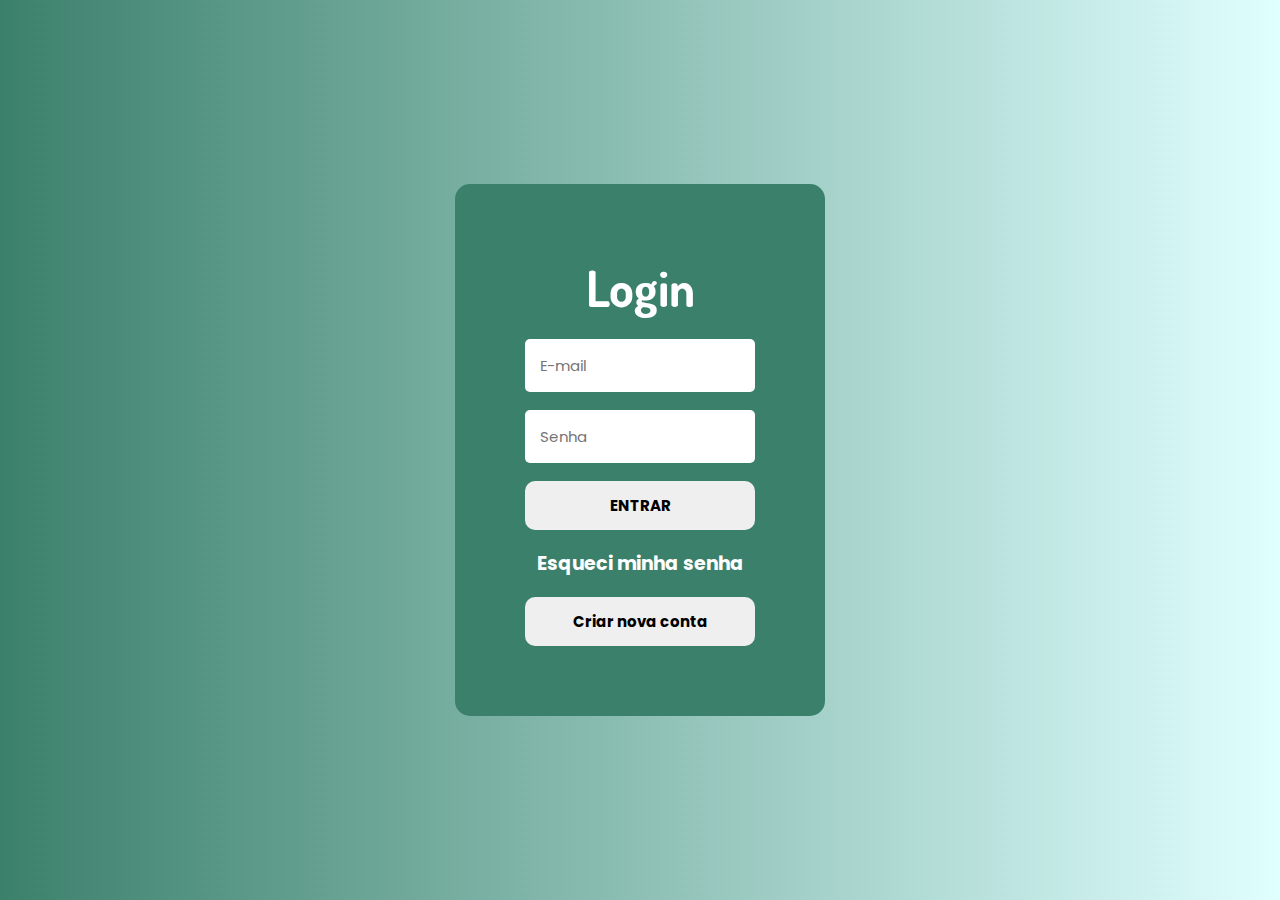
<file: index.html>
<!DOCTYPE html>
<html>

<head>
  <meta charset="utf-8">
  <meta name="viewport" content="width=device-width, initial-scale=1.0">
  <title> Login - EasyBox</title>
  <link rel="stylesheet" href="estiloindex.css">
  <link rel="preconnect" href="https://fonts.googleapis.com">
  <link rel="preconnect" href="https://fonts.gstatic.com" crossorigin>
  <link href="https://fonts.googleapis.com/css2?family=Dosis:wght@700&display=swap" rel="stylesheet">
  <link href="https://fonts.googleapis.com/css2?family=Poppins:wght@100;300&display=swap" rel="stylesheet">
</head>

<body>
  <div>
    <h1>Login</h1>
    <br>
      <input type="text" name="email" placeholder="E-mail">
      <br><br>
      <input type="password" name="senha" placeholder="Senha">
      <br><br>
      <button type="submit"><a href="home.html" target="_self">ENTRAR</a> </button>
      <br>
      <h3><a class="esquecisenha" href="#" onclick="alert('Vamos criar uma nova senha?')">Esqueci minha senha</h3>
      <button type="submit"><a href="cadastro.html" target="_self">Criar nova conta</a> </button>
  </div>

</body>

</html>
</file>
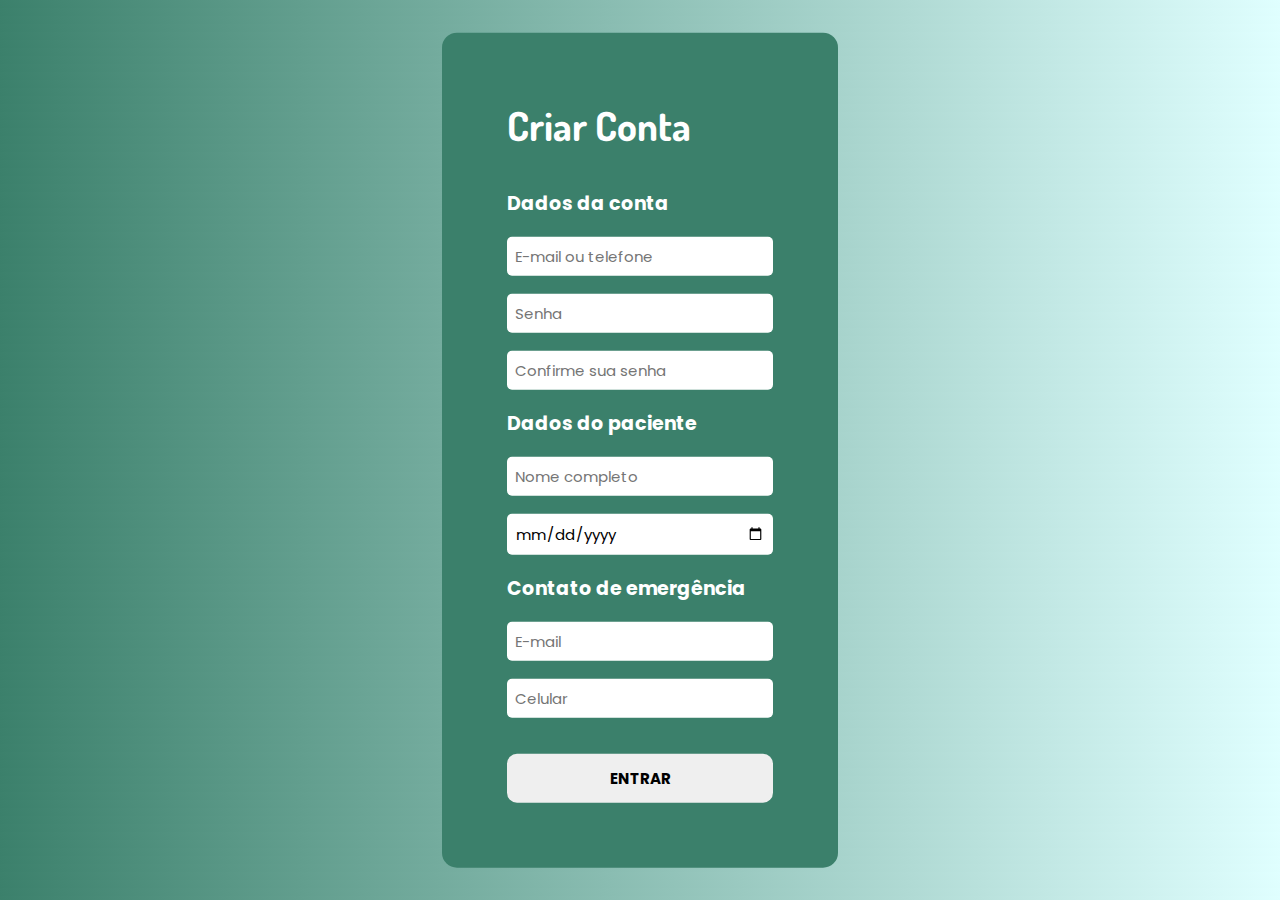
<file: cadastro.html>
<!DOCTYPE html>
<html>

	<head>
		<meta charset="utf-8">
		<meta name="viewport" content="width=device-width, initial-scale=1.0">
		<title> Cadastro - EasyBox</title>
		<link rel="stylesheet" href="estilocadastro.css">
		<link rel="preconnect" href="https://fonts.googleapis.com">
		<link rel="preconnect" href="https://fonts.gstatic.com" crossorigin>
		<link href="https://fonts.googleapis.com/css2?family=Dosis:wght@700&display=swap" rel="stylesheet">
		<link href="https://fonts.googleapis.com/css2?family=Poppins:wght@100;300&display=swap" rel="stylesheet">
	</head>

	<body>
		<div>
			<h1>Criar Conta</h1>
			<br>
			<h3>Dados da conta</h3>
			<input type="email" name="emailtel" placeholder="E-mail ou telefone">
			<br><br>
			<input type="password" name="criarsenha" placeholder="Senha">
			<br><br>
			<input type="password" name="confirmarsenha" placeholder="Confirme sua senha">

			<h3>Dados do paciente</h3>
			<input type="text" name="nomecompleto" placeholder="Nome completo">
			<br><br>
			<input type="date" name="datanascimento" placeholder="Data de nascimento">

			<h3>Contato de emergência</h3>
			<input type="email" name="emailemergencia" placeholder="E-mail">
			<br><br>
			<input type="text" name="telemergencia" placeholder="Celular">
			<br><br><br>
			<button type="submit"><a href="home.html" target="_self">ENTRAR</a> </button>
		</div>
	</body>

</html>
</file>
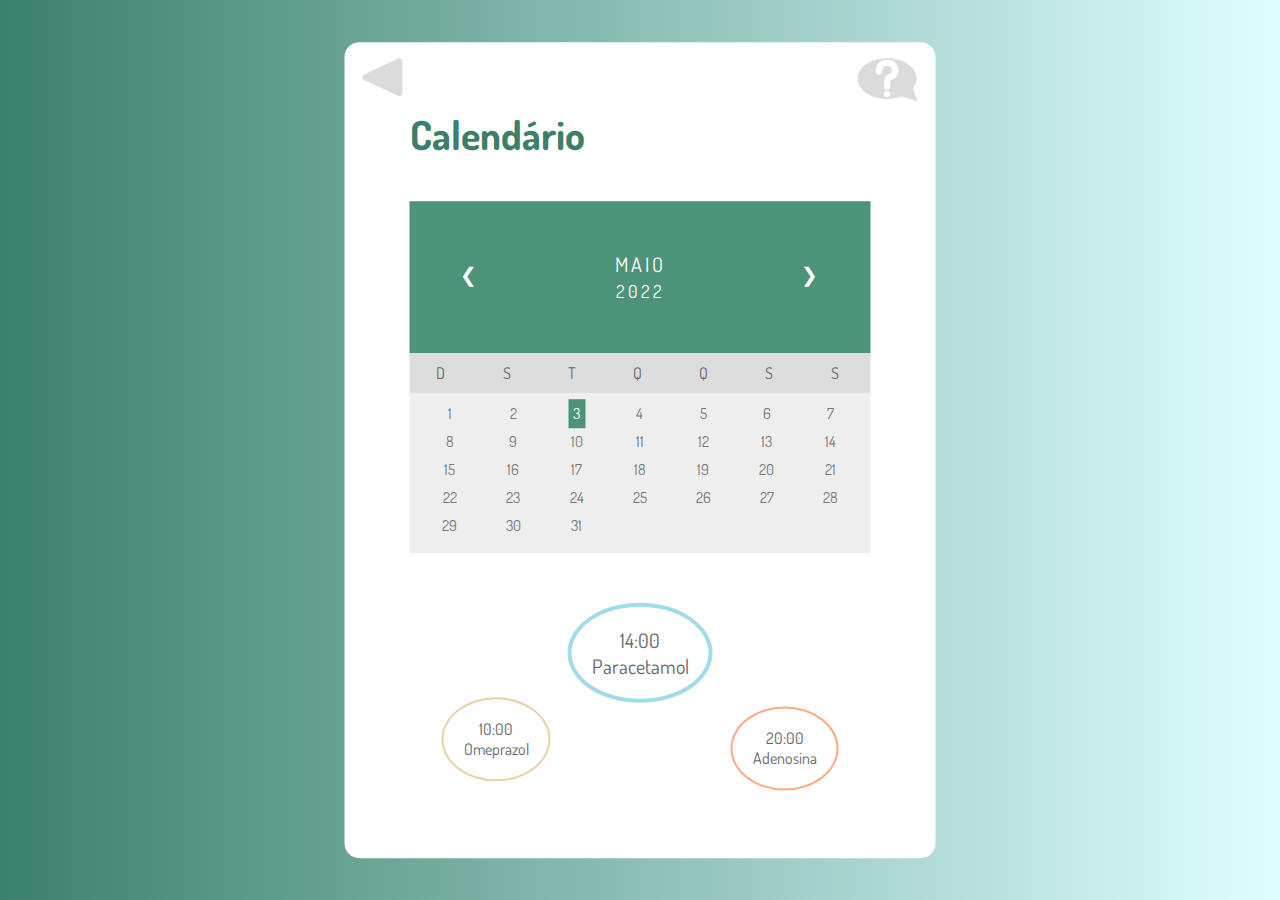
<file: calendario.html>
<!DOCTYPE html>

<html lang="en" xmlns="http://www.w3.org/1999/xhtml">
<head>
    <meta charset="utf-8" />
    <title>Calendário - EasyBox</title>
    <link rel="stylesheet" href="calendario.css" />
    <link rel="preconnect" href="https://fonts.googleapis.com">
    <link rel="preconnect" href="https://fonts.gstatic.com" crossorigin>
    <link href="https://fonts.googleapis.com/css2?family=Dosis:wght@700&display=swap" rel="stylesheet">
    <link href="https://fonts.googleapis.com/css2?family=Poppins:wght@100;300&display=swap" rel="stylesheet">
</head>
<body>
    <div class="prancheta">
        <img id="ajuda" src="icones/AJUDA_CINZA.png" width="60px" onclick="alert('Nesta página você pode visualizar as informações do remédio que cadastrou além de poder editá-lo e digitalizar a receita médica.')"> 

        <a href="home.html"><img id="voltar" src="icones/VOLTAR_CINZA_CHEIO.png" width="40px"></a> 
        
        <h1>Calendário</h1>
        <br><br>

        <div class="calendario">
            <div class="month">
                <ul>
                    <li class="prev">&#10094;</li>
                    <li class="next">&#10095;</li>
                    <li>
                        Maio<br>
                        <span style="font-size:18px">2022</span>
                    </li>
                </ul>
            </div>

            <ul class="weekdays">
                <li>D</li>
                <li>S</li>
                <li>T</li>
                <li>Q</li>
                <li>Q</li>
                <li>S</li>
                <li>S</li>
            </ul>

            <ul class="days">
                <li>1</li>
                <li>2</li>
                <a href="CalendarioSemanal.html"><li><span class="active">3</span></li></a>
                <li>4</li>
                <li>5</li>
                <li>6</li>
                <li>7</li>
                <li>8</li>
                <li>9</li>
                <li>10</li>
                <li>11</li>
                <li>12</li>
                <li>13</li>
                <li>14</li>
                <li>15</li>
                <li>16</li>
                <li>17</li>
                <li>18</li>
                <li>19</li>
                <li>20</li>
                <li>21</li>
                <li>22</li>
                <li>23</li>
                <li>24</li>
                <li>25</li>
                <li>26</li>
                <li>27</li>
                <li>28</li>
                <li>29</li>
                <li>30</li>
                <li>31</li>
            </ul>
        </div>

        <br />

        <div class="rodape">
            <button class="centro"> 14:00 <br /> Paracetamol </button>
            <br />
            <button class="esquerda"> 10:00 <br /> Omeprazol </button>
            <br />
            <button class="direita"> 20:00 <br /> Adenosina </button>
        </div>

    </div>

</body>
</file>
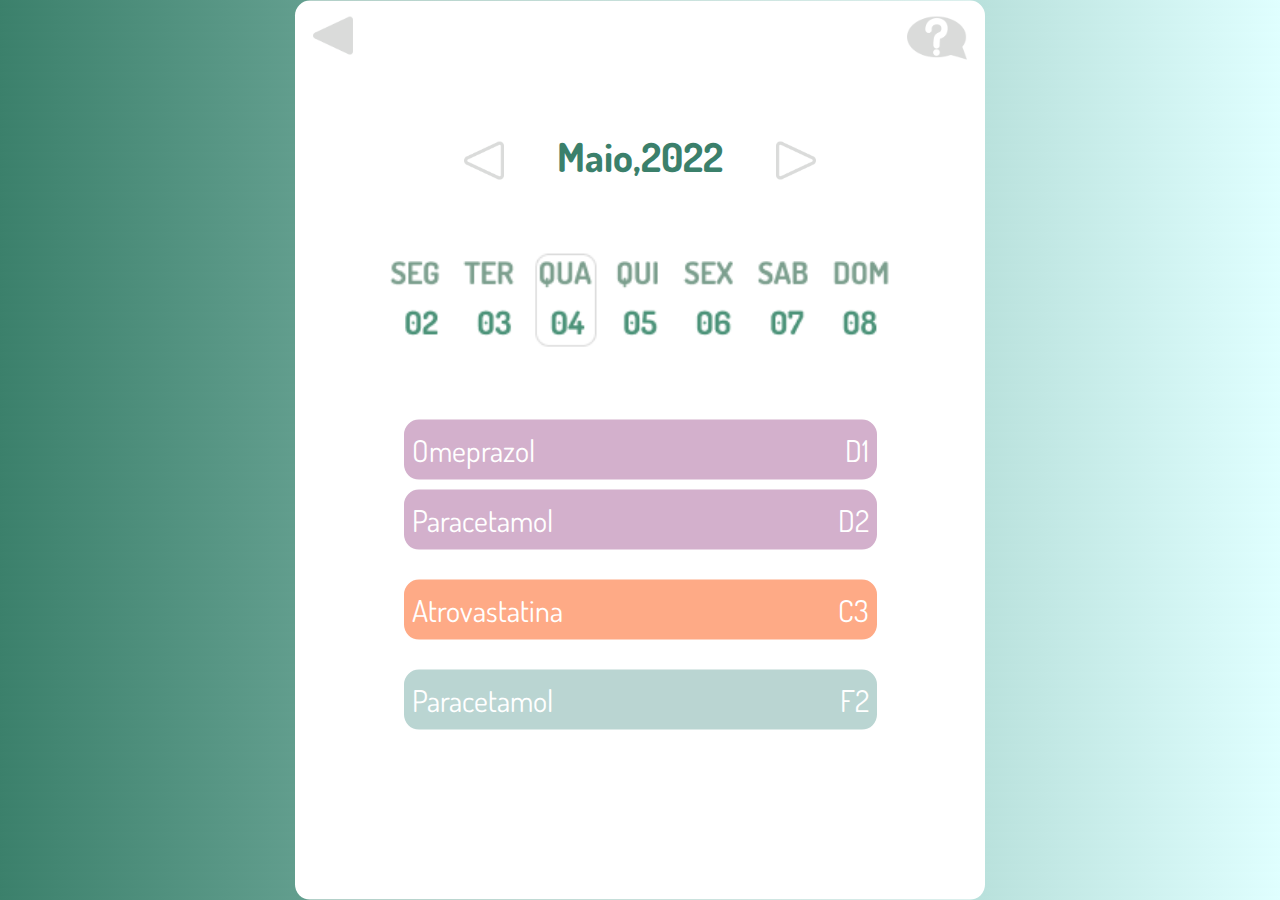
<file: CalendarioSemanal.html>
﻿<!DOCTYPE html>

<html lang="en" xmlns="http://www.w3.org/1999/xhtml">
<head>
    <meta charset="utf-8" />
    <title>Calendário Semanal - EasyBox</title>
    <link rel="stylesheet" href="calendarioSemanal.css" />
    <link rel="preconnect" href="https://fonts.googleapis.com">
    <link rel="preconnect" href="https://fonts.gstatic.com" crossorigin>
    <link href="https://fonts.googleapis.com/css2?family=Dosis:wght@700&display=swap" rel="stylesheet">
    <link href="https://fonts.googleapis.com/css2?family=Poppins:wght@100;300&display=swap" rel="stylesheet">
</head>
<body>
    <div id="corpo">
        <img id="ajuda" src="icones/AJUDA_CINZA.png" width="60px" onclick="alert('Nesta página você tem acesso aos 7 dias da semana (segunda-feira à domingo e seus respectivos dias numerais) em que está, além de poder ver os remédios que tem que tomar no respectivo dia e a posição em que ele está na caixa.')">
        <a href="calendario.html"><img id="voltartudo" src="icones/VOLTAR_CINZA_CHEIO.png" width="40px"></a>
        <br />
        <img id="voltar1" src="icones/VOLTAR_CINZA.png" width="40px">
        <h1>Maio,2022</h1>
        <img id="voltar2" src="icones/VOLTAR_CINZA.png" width="40px">
        <br /><br />
        <img id="calendario" src="icones/CALENDARIO (1).png" width="500px">
        <br /><br /><br /><br />
        <div id="botao">

           <div class="Botao1">
            <button id="D1" type="button" class="btn btn-primary" >
                <div class="textob">Omeprazol</div>
                <div class="D">D1</div>
            </button>
            </div>

           <a href="meuremedio.html">
               <button class="botaoclicavel" id="D2" type="button" class="btn btn-primary" >
                   <div class="textod2">Paracetamol</div>
                   <div class="D2">D2</div>
                </button>
           </a>


        <button id="D3" type="button" class="btn btn-primary">
            <div class="textoc3">Atrovastatina</div>
            <div class="C3">C3</div>
        </button>

        <button id="D4" type="button" class="btn btn-primary">
            <div class="textoc3">Paracetamol</div>
            <div class="C3">F2</div>
        </button>
    </div>
    </div>
</body>
</html>
</file>
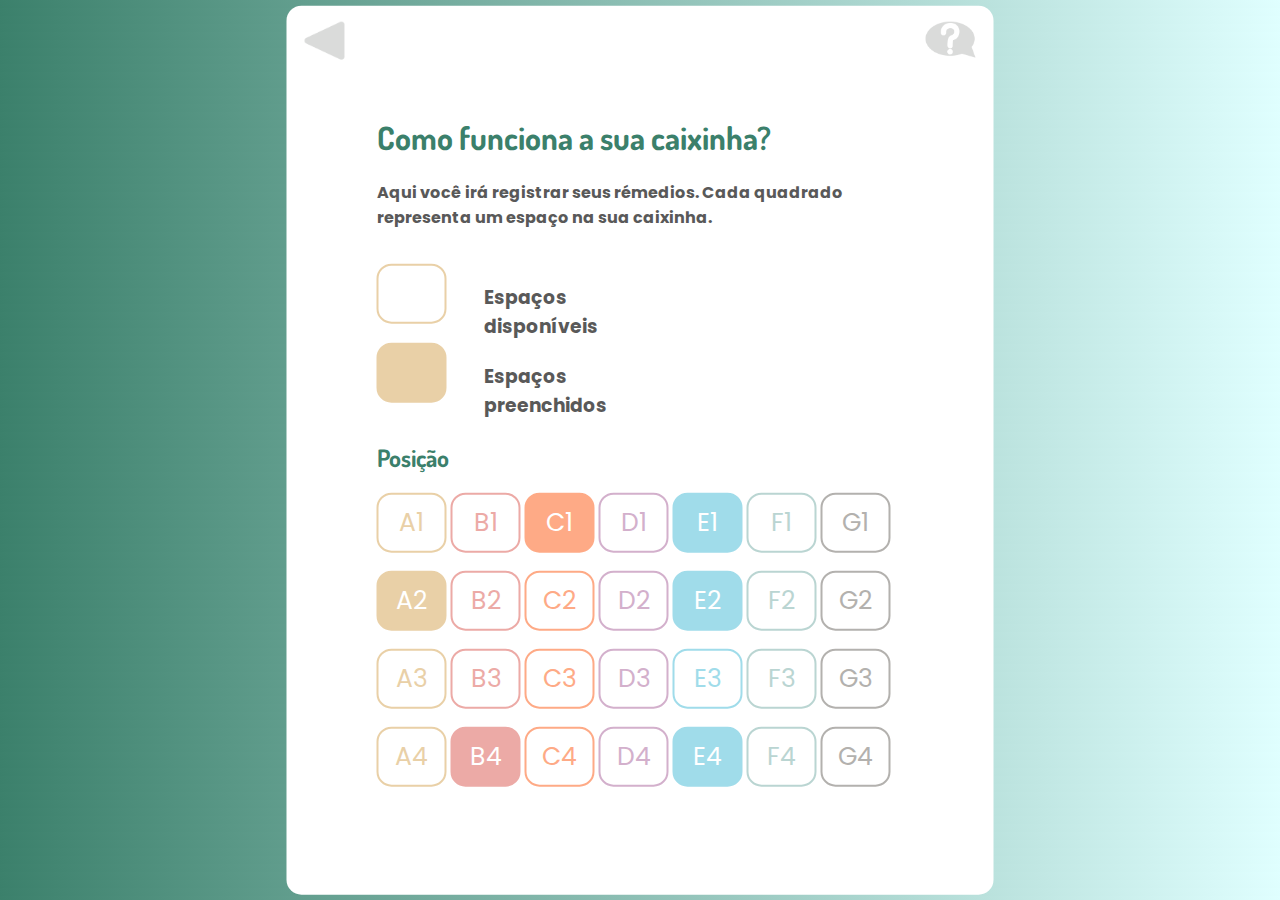
<file: ComoFunciona.html>
﻿<!DOCTYPE html>

<html lang="en" xmlns="http://www.w3.org/1999/xhtml">
<head>
    <meta charset="utf-8" />
    <title>Como Funciona? - EasyBox</title>
    <link rel="stylesheet" href="ComoFunciona_css.css" />
    <link rel="preconnect" href="https://fonts.googleapis.com">
    <link rel="preconnect" href="https://fonts.gstatic.com" crossorigin>
    <link href="https://fonts.googleapis.com/css2?family=Dosis:wght@700&display=swap" rel="stylesheet">
    <link href="https://fonts.googleapis.com/css2?family=Poppins:wght@100;300&display=swap" rel="stylesheet">
</head>
<body>

 
    <div id="corpo">
        <img id="ajuda" src="icones/AJUDA_CINZA.png" width="50px" onclick="alert('Nesta página você consegue ter uma visão de como seus remédios estão posicionados na sua caixa física e quais compartimentos estão ocupados nela. Acima da visão da sua caixa existe uma legenda mostrando com diferentes cores os espaços que estão disponíveis e quais estão preenchidos.')">

        <a href="Status.html"><img id="voltar" src="icones/VOLTAR_CINZA_CHEIO.png" width="40px"></a>
        
        <h1>Como funciona a sua caixinha?</h1>

        <p>Aqui você irá registrar seus rémedios. Cada quadrado representa um espaço na sua caixinha. </p>
        <br />

        <button id="A1" type="button" class="btn btn-primary" disabled></button>
        <h3>Espaços disponíveis</h3>

        <br /><br />

        <button id="A2" type="button" class="btn btn-primary" disabled></button>
        <h3>Espaços preenchidos</h3>

        <br /><br />

        <h2>Posição</h2>


        <div class="btn-group" role="group" aria-label="Button group with nested dropdown">
            <button id="A1" type="button" class="btn btn-primary">A1</button>
            <button id="B1" type="button" class="btn btn-primary">B1</button>
            <button id="C01" type="button" class="btn btn-primary" disabled>C1</button>
            <button id="D1" type="button" class="btn btn-primary">D1</button>
            <button id="E1" type="button" class="btn btn-primary" disabled>E1</button>
            <button id="F1" type="button" class="btn btn-primary">F1</button>
            <button id="G1" type="button" class="btn btn-primary">G1</button>
            <br><br />
            <button id="A2" type="button" class="btn btn-primary" disabled>A2</button>
            <button id="B1" type="button" class="btn btn-primary">B2</button>
            <button id="C1" type="button" class="btn btn-primary">C2</button>
            <button id="D1" type="button" class="btn btn-primary">D2</button>
            <button id="E1" type="button" class="btn btn-primary" disabled>E2</button>
            <button id="F1" type="button" class="btn btn-primary">F2</button>
            <button id="G1" type="button" class="btn btn-primary">G2</button>
            <br><br />
            <button id="A1" type="button" class="btn btn-primary">A3</button>
            <button id="B1" type="button" class="btn btn-primary">B3</button>
            <button id="C1" type="button" class="btn btn-primary">C3</button>
            <button id="D1" type="button" class="btn btn-primary">D3</button>
            <button id="E3" type="button" class="btn btn-primary">E3</button>
            <button id="F1" type="button" class="btn btn-primary">F3</button>
            <button id="G1" type="button" class="btn btn-primary">G3</button>
            <br><br />
            <button id="A1" type="button" class="btn btn-primary">A4</button>
            <button id="B4" type="button" class="btn btn-primary" disabled>B4</button>
            <button id="C1" type="button" class="btn btn-primary">C4</button>
            <button id="D1" type="button" class="btn btn-primary">D4</button>
            <button id="E1" type="button" class="btn btn-primary" disabled>E4</button>
            <button id="F1" type="button" class="btn btn-primary">F4</button>
            <button id="G1" type="button" class="btn btn-primary">G4</button>

        </div>
        <br />

    </div>
</body>
</html>
</file>
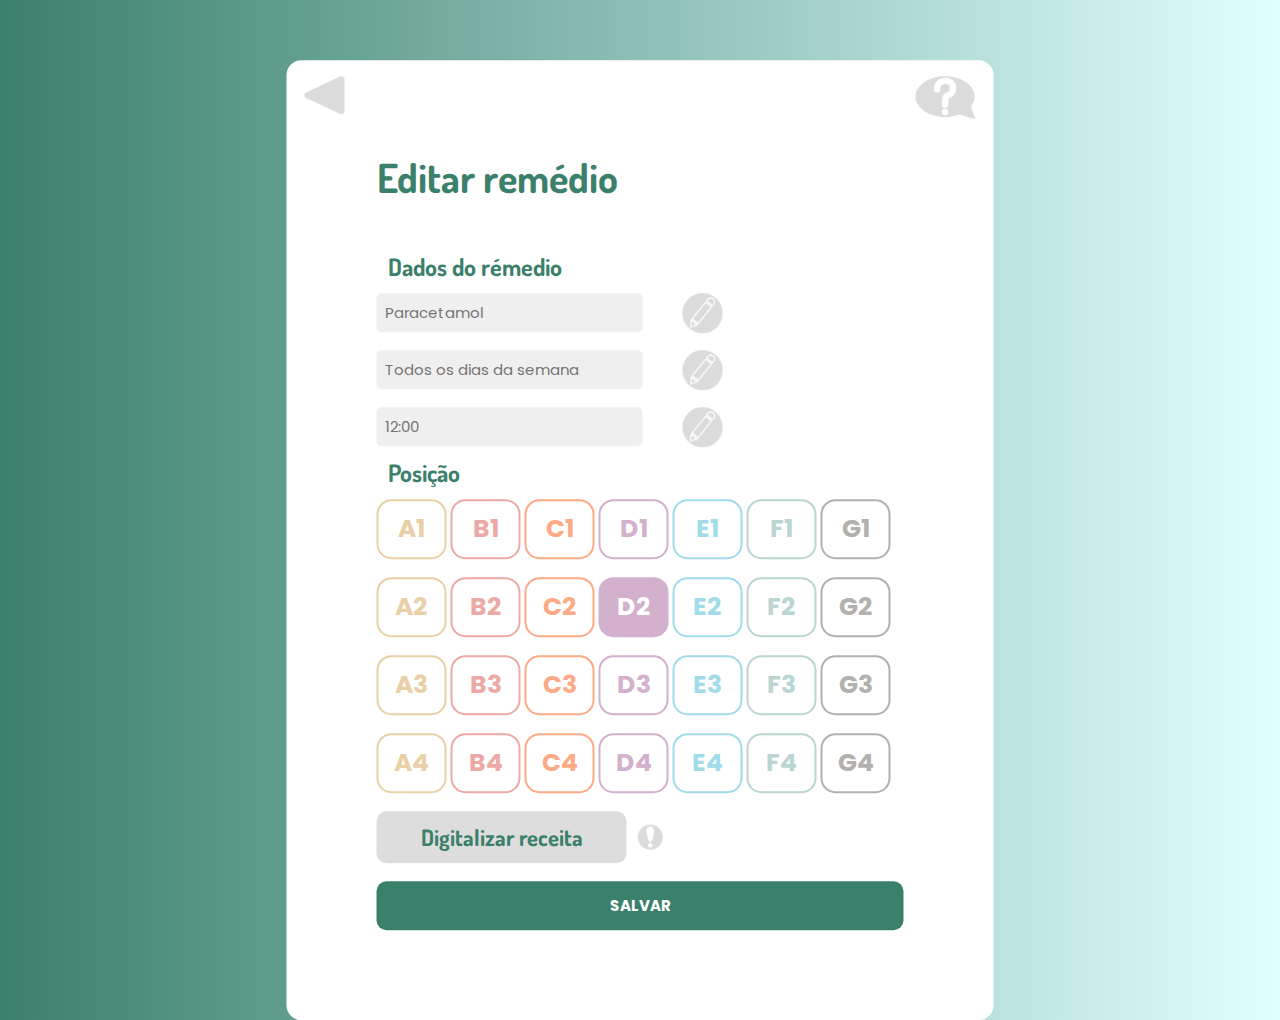
<file: Editar_remedio.html>
﻿<!DOCTYPE html>

<html lang="en" xmlns="http://www.w3.org/1999/xhtml">
<head>
    <meta charset="utf-8" />
    <title>Editar Remédio - EasyBox</title>
    <link rel="stylesheet" href="Editar_remedio_css.css" />
    <link rel="preconnect" href="https://fonts.googleapis.com">
    <link rel="preconnect" href="https://fonts.gstatic.com" crossorigin>
    <link href="https://fonts.googleapis.com/css2?family=Dosis:wght@700&display=swap" rel="stylesheet">
    <link href="https://fonts.googleapis.com/css2?family=Poppins:wght@100;300&display=swap" rel="stylesheet">
</head>
<body>


    <div id="corpo">
        <a href="#" onclick="alert('Esta página serve para caso você queira alterar alguma informação sobre o remédio selecionado. Nela você pode alterar o nome, o dia, o horário e a posição em que se encontra. Após fazer isso só é necessário clicar no botão salvar alteração. Além disso nessa página você também pode digitalizar a receita.')"><img id="ajuda" src="icones/AJUDA_CINZA.png" width="60px"></a>

        <a href="meuremedio.html"><img id="voltar" src="icones/VOLTAR_CINZA_CHEIO.png" width="40px"></a>
        
        <h1>Editar remédio</h1>
        <br /><br />

        <h2>Dados do rémedio</h2>
        <input type="text" name="nomecompleto" placeholder="Paracetamol"><img id="Editar" src="icones/EDITAR.png" width="40px" />
        <br><br />
        <input type="text" name="nomecompleto" placeholder="Todos os dias da semana"><img id="Editar" src="icones/EDITAR.png" width="40px" />
        <br><br />
        <input type="text" name="nomecompleto0" placeholder="12:00"><img id="Editar" src="icones/EDITAR.png" width="40px" />


        <h2>Posição</h2>


        <div class="btn-group" role="group" aria-label="Button group with nested dropdown">
            <button id="A1" type="button" class="btn btn-primary">A1</button>
            <button id="B1" type="button" class="btn btn-primary">B1</button>
            <button id="C1" type="button" class="btn btn-primary">C1</button>
            <button id="D1" type="button" class="btn btn-primary">D1</button>
            <button id="E1" type="button" class="btn btn-primary">E1</button>
            <button id="F1" type="button" class="btn btn-primary">F1</button>
            <button id="G1" type="button" class="btn btn-primary">G1</button>
            <br><br />
            <button id="A1" type="button" class="btn btn-primary">A2</button>
            <button id="B1" type="button" class="btn btn-primary">B2</button>
            <button id="C1" type="button" class="btn btn-primary">C2</button>
            <button id="D2" type="button" class="btn btn-primary">D2</button>
            <button id="E1" type="button" class="btn btn-primary">E2</button>
            <button id="F1" type="button" class="btn btn-primary">F2</button>
            <button id="G1" type="button" class="btn btn-primary">G2</button>
            <br><br />
            <button id="A1" type="button" class="btn btn-primary">A3</button>
            <button id="B1" type="button" class="btn btn-primary">B3</button>
            <button id="C1" type="button" class="btn btn-primary">C3</button>
            <button id="D1" type="button" class="btn btn-primary">D3</button>
            <button id="E1" type="button" class="btn btn-primary">E3</button>
            <button id="F1" type="button" class="btn btn-primary">F3</button>
            <button id="G1" type="button" class="btn btn-primary">G3</button>
            <br><br />
            <button id="A1" type="button" class="btn btn-primary">A4</button>
            <button id="B1" type="button" class="btn btn-primary">B4</button>
            <button id="C1" type="button" class="btn btn-primary">C4</button>
            <button id="D1" type="button" class="btn btn-primary">D4</button>
            <button id="E1" type="button" class="btn btn-primary">E4</button>
            <button id="F1" type="button" class="btn btn-primary">F4</button>
            <button id="G1" type="button" class="btn btn-primary">G4</button>

        </div>
        <br />
        <div class="bloco">
        <button type="submit" class="digitalizar">
            <h2><a class="titulo" href="#" onclick="alert('Deseja digitalizar essa receita médica?')">Digitalizar receita</h2></a>
            <a href="#" onclick="alert('Dentro do nosso aplicativo haverá a possibilidade de digitalizar uma receita médica, isso para que caso precise, possa consultar sobre a dosagem do remédio além de ajudar a organizar e guardar receitas. Para que a digitalização aconteça é necessário a permissão do uso da câmera do celular utilizado. Porém é totalmente opcional, sendo apenas uma comodidade a mais para os usuários do aplicativo.')"><img id="privacidade" src="icones/PRIVACIDADE_CINZA.png" width="30px"></a>
            </button>
        </div>
        <br />
        <button type="submit" class="salvar"><a class="botao" href="Status.html" onclick="alert('Remédio salvo com sucesso!')">SALVAR</a></button>
    </div>
</body>
</html>
</file>
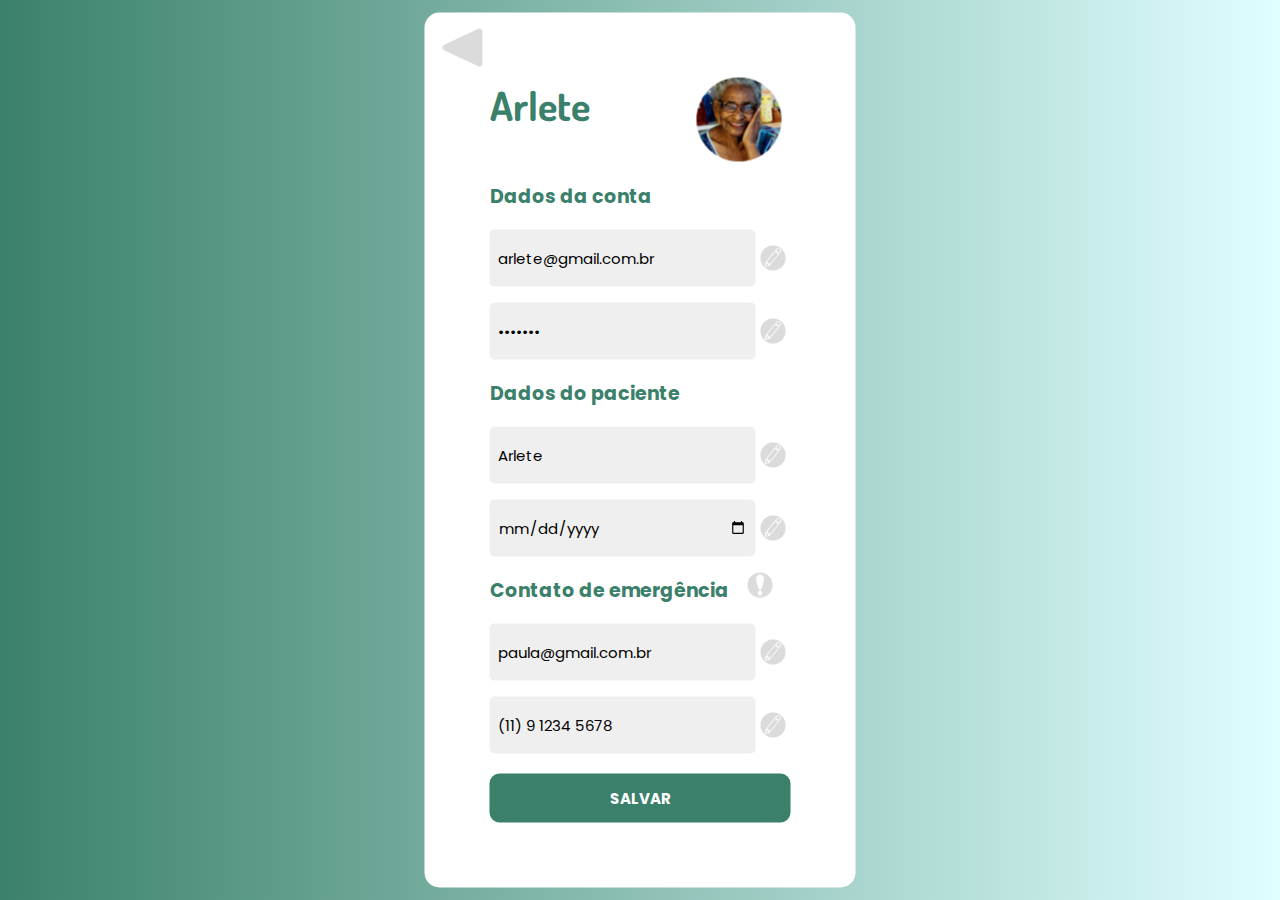
<file: editarperfil.html>
﻿<!DOCTYPE html>
<html>

<head>
    <meta charset="utf-8">
    <meta name="viewport" content="width=device-width, initial-scale=1.0">
    <title> Editar Perfil - EasyBox</title>
    <link rel="stylesheet" href="editarperfilestilos.css">
    <link rel="preconnect" href="https://fonts.googleapis.com">
    <link rel="preconnect" href="https://fonts.gstatic.com" crossorigin>
    <link href="https://fonts.googleapis.com/css2?family=Dosis:wght@700&display=swap" rel="stylesheet">
    <link href="https://fonts.googleapis.com/css2?family=Poppins:wght@100;300&display=swap" rel="stylesheet">
</head>

<body>
    <div id="conteiner">
        <a href="Perfil.html"><img id="voltar" src="icones/VOLTAR_CINZA_CHEIO.png" width="40px"></a>
        <div class="titulo">
            <h1> Arlete </h1>
            <img src="icones/arlete.png">

        </div>

        <h3>Dados da conta</h3>
        <div class="bloco">
            <input type="email" name="emailtel" value="arlete@gmail.com.br" readonly>
            <img src="icones/EDITAR.png" width="25px">
            <input type="password" name="criarsenha" value="1234567" readonly>
            <img src="icones/EDITAR.png" width="25px">
        </div>

        <h3>Dados do paciente</h3>
        <div class="bloco">
            <input type="text" name="nomecompleto" value="Arlete" readonly>
            <img src="icones/EDITAR.png" width="25px">
            <input type="date" name="datanascimento" placeholder="Data de Nascimento">
            <img src="icones/EDITAR.png" width="25px">
        </div>
<div class="bloco">
        <h3>Contato de emergência</h3>
        <a href="#" onclick="alert('O motivo de pedirmos esse tipo de dados (e-mail e celular) é para o caso da caixa não ser aberta há vários dias, indicando que pode haver algo de errado com o usuário dela. Assim o aplicativo mandará uma notificação via sms ou um e-mail para este contato de emergência para avisar/alertar sobre a falta de uso da caixa. Porém não é de uso obrigatório.')"><img id="privacidade" src="icones/PRIVACIDADE_CINZA.png"></a>
</div>
        <div class="bloco">
            <input type="email" name="emailemergencia" value="paula@gmail.com.br" readonly>
            <img src="icones/EDITAR.png" width="25px">
            <input type="text" name="telemergencia" value="(11) 9 1234 5678" readonly>
            <img src="icones/EDITAR.png" width="25px">
        </div>

        <button type="submit"><a href="Perfil.html" target="_self">SALVAR</a> </button>

    </div>
</body>

</html>
</file>
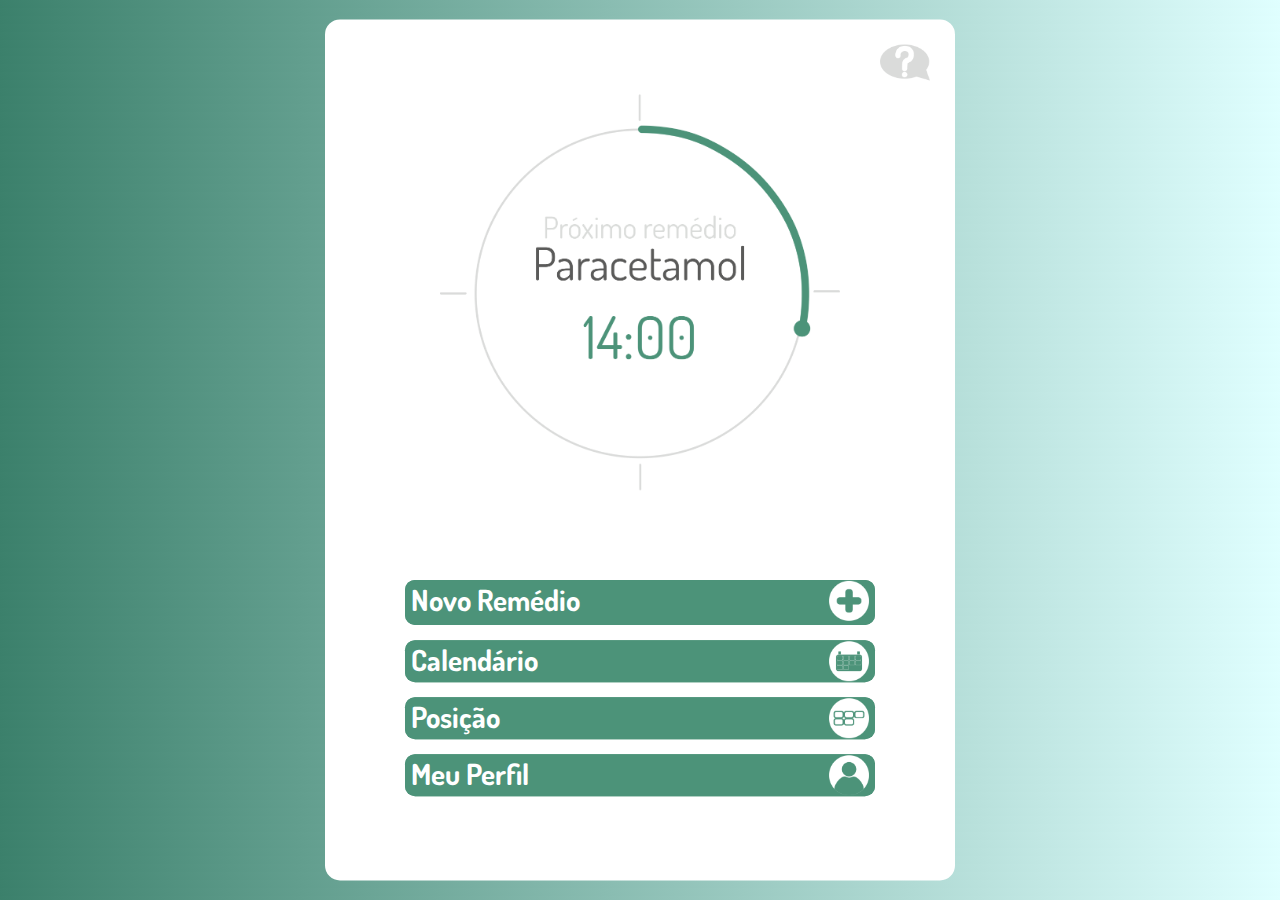
<file: home.html>
<!Doctype html>

<head>
	<meta charset="utf-8">
	<title>Home - EasyBox</title>
	<link rel="stylesheet" type="text/css" href="estilohome.css">
	<link rel="preconnect" href="https://fonts.googleapis.com">
	<link rel="preconnect" href="https://fonts.gstatic.com" crossorigin>
	<link href="https://fonts.googleapis.com/css2?family=Dosis:wght@700&display=swap" rel="stylesheet">
	<link href="https://fonts.googleapis.com/css2?family=Poppins:wght@100;300&display=swap" rel="stylesheet">
</head>

<body>
	<div class="prancheta">

	<div class="iconeajuda">
	<a href="#" onclick="alert('Nesta página como informação principal você tem qual é o seu próximo remédio e qual o horário que deve tomá-lo. Além disso você pode adicionar um novo remédio, ir ao calendário, ver a posição de seus remédios na caixa e acessar o seu perfil com suas informações ou informações da pessoa que você é responsável/cuida.')">	
	<img id="ajuda" src="icones/AJUDA_CINZA.png" width="50px">
	</a>
	</div>
	<div class="relogio">
	<img id="relogio_img" src="icones/ICONE_RELOGIO.png" width="400px">
	</div>

	<div class="botao">
	<button type="submit"><a href="Novoremedio_HTML.html" target="_self"><div class="textoBotao">Novo Remédio</div><div class="icones"><img src="icones/NOVO_REMEDIO.png" width="40px"></div></button>
	</div>
	<div class="botao">
	<button type="submit"><a href="calendario.html" target="_self"><div class="textoBotao">Calendário </div><div class="icones"><img class="icones" src="icones/CALENDARIO.png" width="40px"></div> </button>
	</div>
	<div class="botao">
	<button type="submit"><a href="Status.html" target="_self"><div class="textoBotao">Posição</div><div class="icones"> <img class="icones" src="icones/POSIÇÃO.png" width="40px"></div>  </button>
	</div>
	<div class="botao">
	<button type="submit"><a href="Perfil.html" target="_self"><div class="textoBotao">Meu Perfil</div><div class="icones"> <img class="icones" src="icones/MEU_PERFIL.png" width="40px"></div> </button>
	</div>
	</div>
	</div>
</body>
</file>
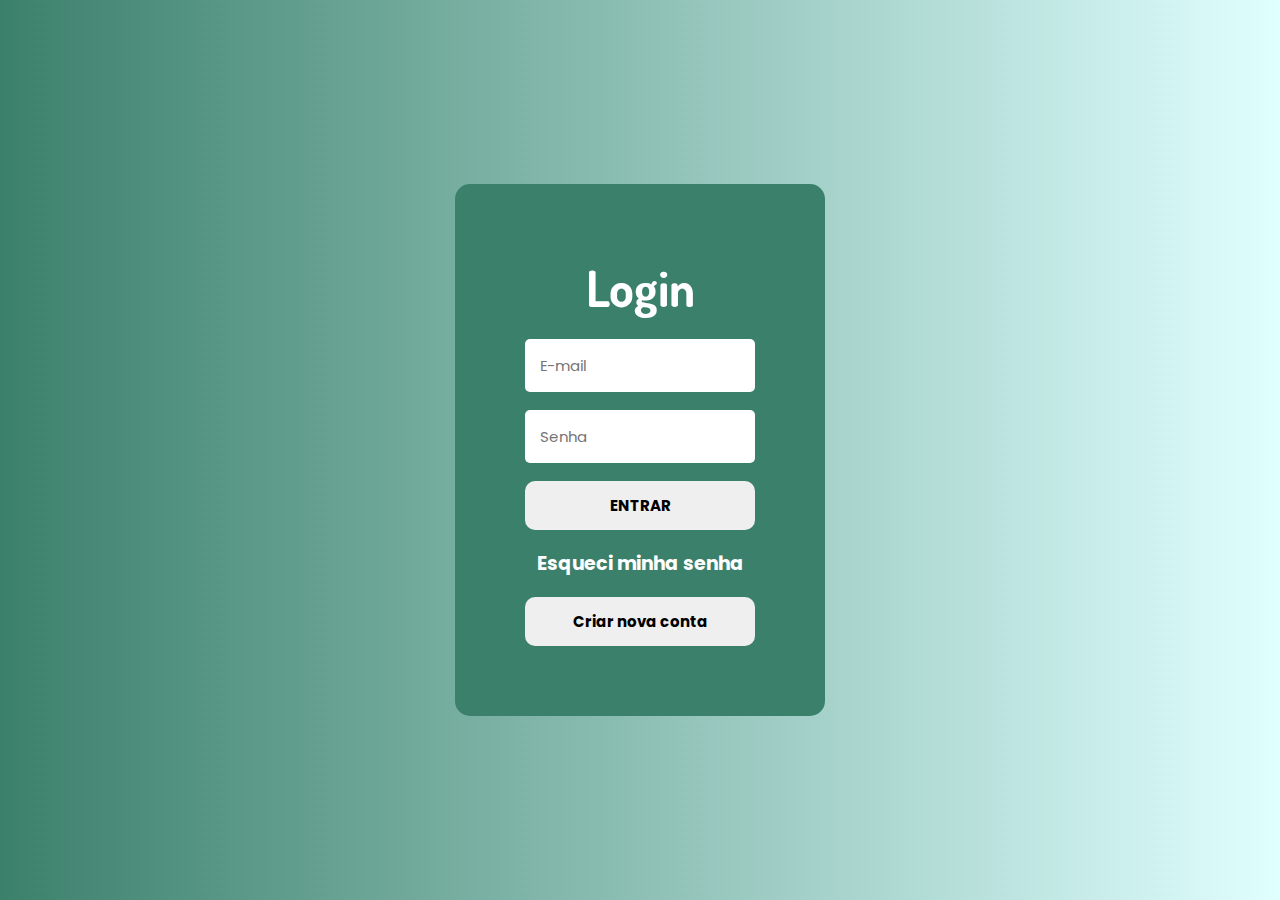
<file: login.html>
<!DOCTYPE html>
<html>

<head>
  <meta charset="utf-8">
  <meta name="viewport" content="width=device-width, initial-scale=1.0">
  <title> Login - EasyBox</title>
  <link rel="stylesheet" href="estilos.css">
  <link rel="preconnect" href="https://fonts.googleapis.com">
  <link rel="preconnect" href="https://fonts.gstatic.com" crossorigin>
  <link href="https://fonts.googleapis.com/css2?family=Dosis:wght@700&display=swap" rel="stylesheet">
  <link href="https://fonts.googleapis.com/css2?family=Poppins:wght@100;300&display=swap" rel="stylesheet">
</head>

<body>
  <div>
    <h1>Login</h1>
    <br>
      <input type="text" name="email" placeholder="E-mail">
      <br><br>
      <input type="password" name="senha" placeholder="Senha">
      <br><br>
      <button type="submit"><a href="cadastro.html" target="_self">ENTRAR</a> </button>
      <!--LEMBRAR DE TROCAR O LINK PARA A PÁGINA DA HOME !!!!! -->
      <br>
      <h3><a class="esquecisenha" href="#" onclick="alert('Vamos criar uma nova senha?')">Esqueci minha senha</h3>
      <button type="submit"><a href="cadastro.html" target="_self">Criar nova conta</a> </button>
  </div>

</body>

</html>
</file>
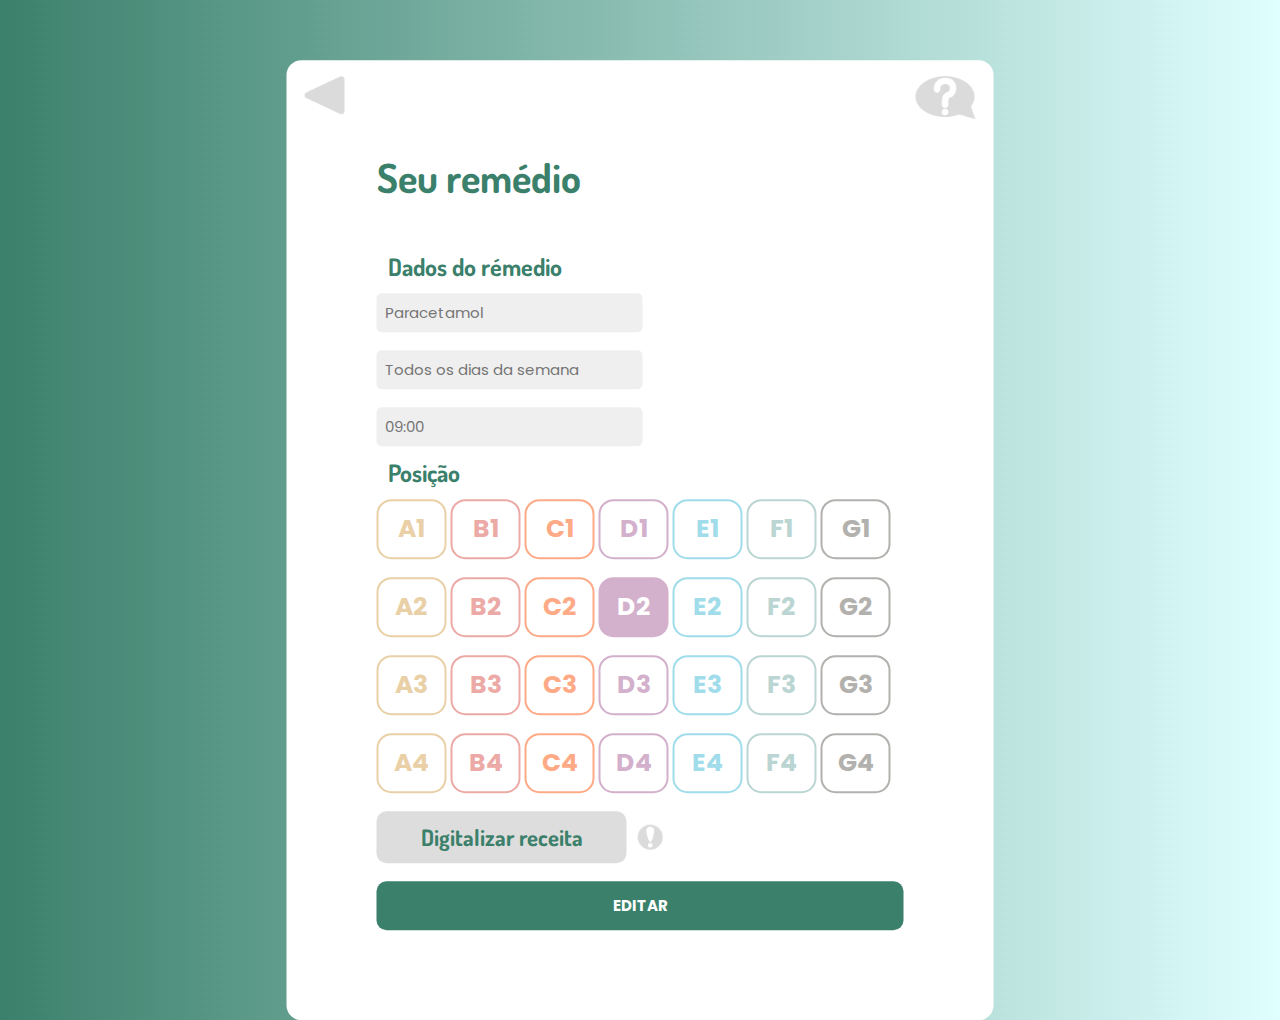
<file: meuremedio.html>
﻿<!DOCTYPE html>

<html lang="en" xmlns="http://www.w3.org/1999/xhtml">
<head>
    <meta charset="utf-8" />
    <title>Meu Remédio - EasyBox</title>
    <link rel="stylesheet" href="estilomeuremedio.css" />
    <link rel="preconnect" href="https://fonts.googleapis.com">
    <link rel="preconnect" href="https://fonts.gstatic.com" crossorigin>
    <link href="https://fonts.googleapis.com/css2?family=Dosis:wght@700&display=swap" rel="stylesheet">
    <link href="https://fonts.googleapis.com/css2?family=Poppins:wght@100;300&display=swap" rel="stylesheet">
</head>
<body>


    <div id="corpo">
        <img id="ajuda" src="icones/AJUDA_CINZA.png" width="60px" onclick="alert('Nesta página você pode visualizar as informações do remédio que cadastrou além de poder editá-lo e digitalizar a receita médica.')">

        <a href="Status.html"><img id="voltar" src="icones/VOLTAR_CINZA_CHEIO.png" width="40px"></a>
        
        <h1>Seu remédio</h1>
        <br /><br />

        <h2>Dados do rémedio</h2>
        <input type="text" name="nomecompleto" placeholder="Paracetamol">
        <br><br />
        <input type="text" name="nomecompleto" placeholder="Todos os dias da semana">
        <br><br />
        <input type="text" name="nomecompleto0" placeholder="09:00">


        <h2>Posição</h2>


        <div class="btn-group" role="group" aria-label="Button group with nested dropdown">
            <button id="A1" type="button" class="btn btn-primary" disabled>A1</button>
            <button id="B1" type="button" class="btn btn-primary" disabled>B1</button>
            <button id="C1" type="button" class="btn btn-primary" disabled>C1</button>
            <button id="D1" type="button" class="btn btn-primary" disabled>D1</button>
            <button id="E1" type="button" class="btn btn-primary" disabled>E1</button>
            <button id="F1" type="button" class="btn btn-primary" disabled>F1</button>
            <button id="G1" type="button" class="btn btn-primary" disabled>G1</button>
            <br><br />
            <button id="A1" type="button" class="btn btn-primary" disabled>A2</button>
            <button id="B1" type="button" class="btn btn-primary" disabled>B2</button>
            <button id="C1" type="button" class="btn btn-primary" disabled>C2</button>
            <button id="D2" type="button" class="btn btn-primary" disabled>D2</button>
            <button id="E1" type="button" class="btn btn-primary" disabled>E2</button>
            <button id="F1" type="button" class="btn btn-primary" disabled>F2</button>
            <button id="G1" type="button" class="btn btn-primary" disabled>G2</button>
            <br><br />
            <button id="A1" type="button" class="btn btn-primary" disabled>A3</button>
            <button id="B1" type="button" class="btn btn-primary" disabled>B3</button>
            <button id="C1" type="button" class="btn btn-primary" disabled>C3</button>
            <button id="D1" type="button" class="btn btn-primary" disabled>D3</button>
            <button id="E1" type="button" class="btn btn-primary" disabled>E3</button>
            <button id="F1" type="button" class="btn btn-primary" disabled>F3</button>
            <button id="G1" type="button" class="btn btn-primary" disabled>G3</button>
            <br><br />
            <button id="A1" type="button" class="btn btn-primary" disabled>A4</button>
            <button id="B1" type="button" class="btn btn-primary" disabled>B4</button>
            <button id="C1" type="button" class="btn btn-primary" disabled>C4</button>
            <button id="D1" type="button" class="btn btn-primary" disabled>D4</button>
            <button id="E1" type="button" class="btn btn-primary" disabled>E4</button>
            <button id="F1" type="button" class="btn btn-primary" disabled>F4</button>
            <button id="G1" type="button" class="btn btn-primary" disabled>G4</button>

        </div>
        <br />
        <div class="bloco">
        <button type="submit" class="digitalizar">
            <h2><a class="titulo" href="#" onclick="alert('Deseja digitalizar essa receita médica?')">Digitalizar receita</h2></a>
            <a href="#" onclick="alert('Dentro do nosso aplicativo haverá a possibilidade de digitalizar uma receita médica, isso para que caso precise, possa consultar sobre a dosagem do remédio além de ajudar a organizar e guardar receitas. Para que a digitalização aconteça é necessário a permissão do uso da câmera do celular utilizado. Porém é totalmente opcional, sendo apenas uma comodidade a mais para os usuários do aplicativo.')"><img id="privacidade" src="icones/PRIVACIDADE_CINZA.png" width="30px"></a>
            </button>
        </div>
        <br />
        <button type="submit" class="cadastrar"><a class="botao" href="Editar_remedio.html" target="_self">EDITAR</a> </button></button>
    </div>
</body>
</html>
</file>
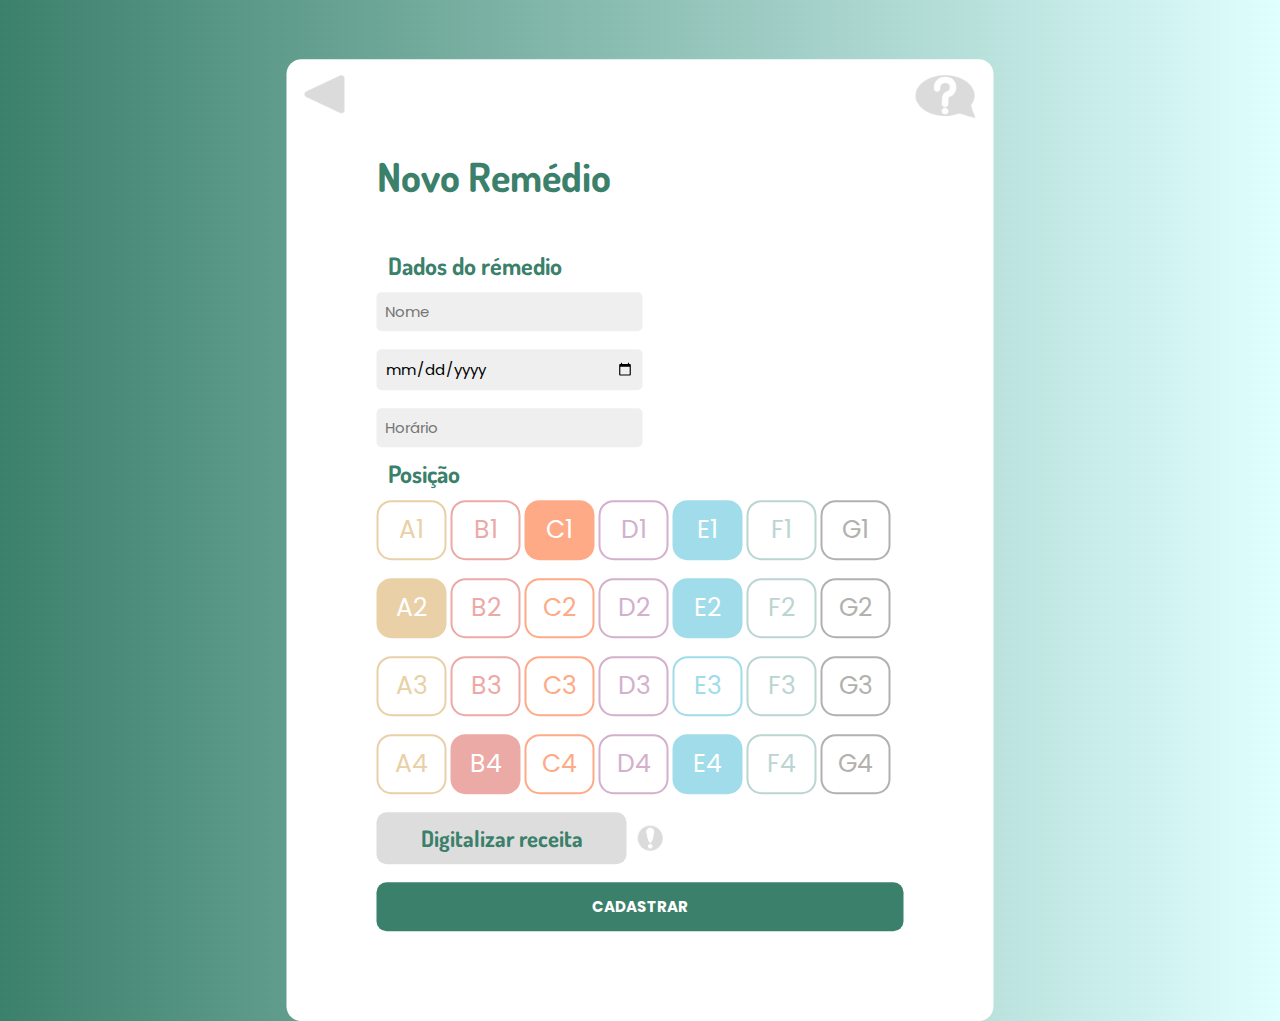
<file: Novoremedio_HTML.html>
﻿<!DOCTYPE html>

<html lang="en" xmlns="http://www.w3.org/1999/xhtml">
<head>
    <meta charset="utf-8" />
    <title>Novo Remédio - EasyBox</title>
    <link rel="stylesheet" href="Novoremediocss.css" />
    <link rel="preconnect" href="https://fonts.googleapis.com">
    <link rel="preconnect" href="https://fonts.gstatic.com" crossorigin>
    <link href="https://fonts.googleapis.com/css2?family=Dosis:wght@700&display=swap" rel="stylesheet">
    <link href="https://fonts.googleapis.com/css2?family=Poppins:wght@100;300&display=swap" rel="stylesheet">
</head>
<body>

   
    <div id="corpo">
        <a class="pontodeint.novoremedio" href="#" onclick="alert('Esta página serve para você acrescentar um novo remédio a sua caixa. Nela você precisa inserir os dados do remédio: nome, os dias e horários que irá tomá-lo, além de escolher uma posição para colocá-lo na caixa. Após ter feito isso é só clicar em cadastrar que o aplicativo lhe lembrará deste remédio. Outra função que tem nessa página é a de digitalizar a receita.')"><img id="ajuda" src="icones/AJUDA_CINZA.png" width="60px"></a>

        <a href="home.html"><img id="voltar" src="icones/VOLTAR_CINZA_CHEIO.png" width="40px"></a> 
        
        <h1>Novo Remédio</h1>
        <br /><br />

        <h2>Dados do rémedio</h2>
        <input type="text" name="nomecompleto" placeholder="Nome">
        <br><br />
        <input type="date" name="Date" placeholder="Data">
        <br><br />
        <input type="text" name="nomecompleto" placeholder="Horário">


        <h2>Posição</h2>


        <div class="btn-group" role="group" aria-label="Button group with nested dropdown">
            <button id="A1" type="button" class="btn btn-primary">A1</button>
            <button id="B1" type="button" class="btn btn-primary">B1</button>
            <button id="C01" type="button" class="btn btn-primary" disabled>C1</button>
            <button id="D1" type="button" class="btn btn-primary">D1</button>
            <button id="E1" type="button" class="btn btn-primary" disabled>E1</button>
            <button id="F1" type="button" class="btn btn-primary">F1</button>
            <button id="G1" type="button" class="btn btn-primary">G1</button>
            <br><br />
            <button id="A2" type="button" class="btn btn-primary" disabled>A2</button>
            <button id="B1" type="button" class="btn btn-primary">B2</button>
            <button id="C1" type="button" class="btn btn-primary">C2</button>
            <button id="D1" type="button" class="btn btn-primary">D2</button>
            <button id="E1" type="button" class="btn btn-primary" disabled>E2</button>
            <button id="F1" type="button" class="btn btn-primary">F2</button>
            <button id="G1" type="button" class="btn btn-primary">G2</button>
            <br><br />
            <button id="A1" type="button" class="btn btn-primary">A3</button>
            <button id="B1" type="button" class="btn btn-primary">B3</button>
            <button id="C1" type="button" class="btn btn-primary">C3</button>
            <button id="D1" type="button" class="btn btn-primary">D3</button>
            <button id="E3" type="button" class="btn btn-primary">E3</button>
            <button id="F1" type="button" class="btn btn-primary">F3</button>
            <button id="G1" type="button" class="btn btn-primary">G3</button>
            <br><br />
            <button id="A1" type="button" class="btn btn-primary">A4</button>
            <button id="B4" type="button" class="btn btn-primary" disabled>B4</button>
            <button id="C1" type="button" class="btn btn-primary">C4</button>
            <button id="D1" type="button" class="btn btn-primary">D4</button>
            <button id="E1" type="button" class="btn btn-primary" disabled>E4</button>
            <button id="F1" type="button" class="btn btn-primary">F4</button>
            <button id="G1" type="button" class="btn btn-primary">G4</button>

        </div>
        <br />
        <div class="bloco">
        <button type="submit" class="digitalizar">
            <h2><a class="titulo" href="#" onclick="alert('Deseja digitalizar essa receita médica?')">Digitalizar receita</h2></a>
            <a href="#" onclick="alert('Dentro do nosso aplicativo haverá a possibilidade de digitalizar uma receita médica, isso para que caso precise, possa consultar sobre a dosagem do remédio além de ajudar a organizar e guardar receitas. Para que a digitalização aconteça é necessário a permissão do uso da câmera do celular utilizado. Porém é totalmente opcional, sendo apenas uma comodidade a mais para os usuários do aplicativo.')"><img id="privacidade" src="icones/PRIVACIDADE_CINZA.png" width="30px"></a>
            </button>
        </div>
        <br />
        <button type="submit" class="cadastrar"><a class="botao" href="home.html" onclick="alert('Remédio cadastrado com sucesso!')">CADASTRAR</a></button>
    </div>
</body>
</html>
</file>
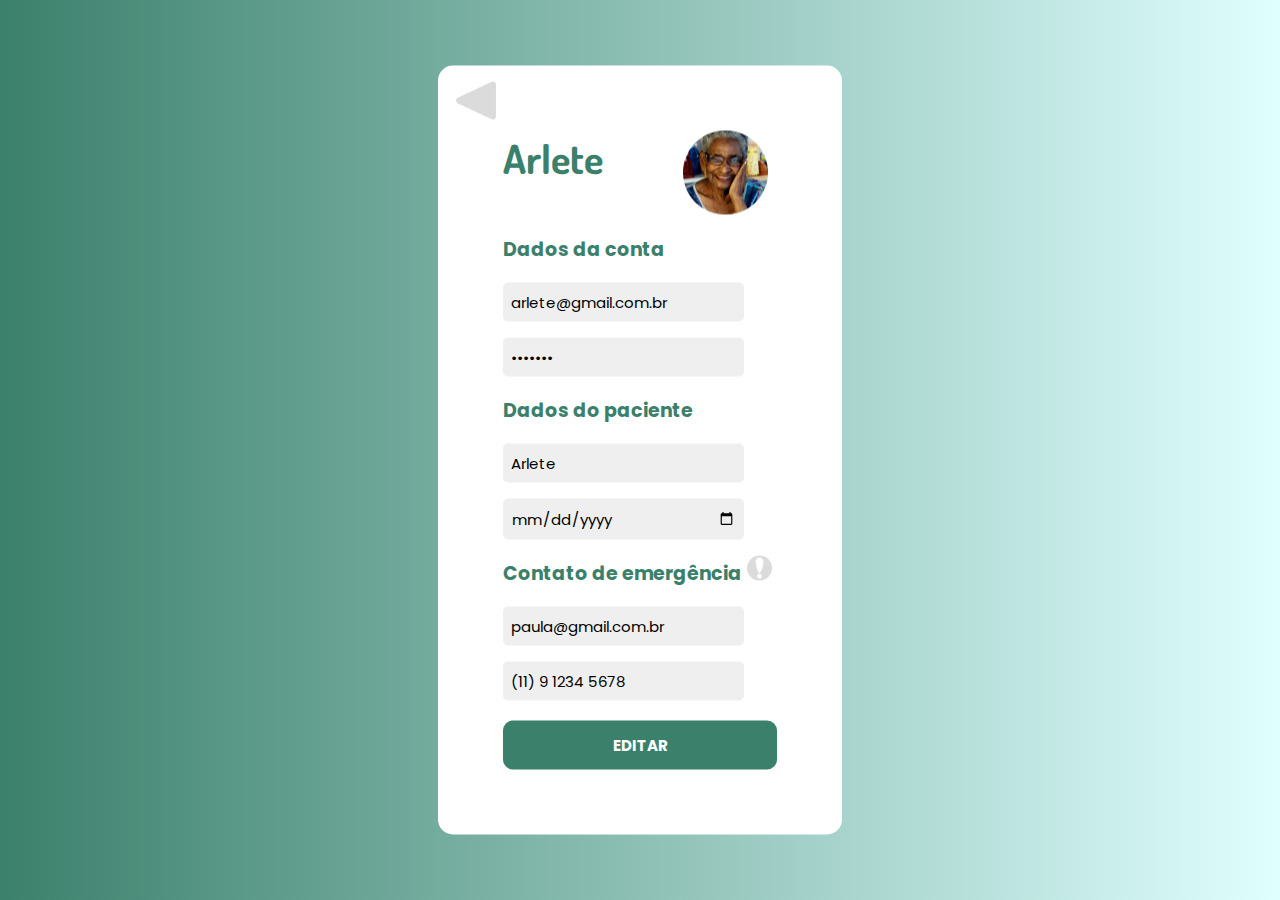
<file: Perfil.html>
﻿<!DOCTYPE html>
<html lang="pt-br">

<head>
    <meta charset="utf-8">
    <meta name="viewport" content="width=device-width, initial-scale=1.0">
    <title> Meu Perfil - EasyBox</title>
    <link rel="stylesheet" href="Perfil.css">
    <link rel="preconnect" href="https://fonts.googleapis.com">
    <link rel="preconnect" href="https://fonts.gstatic.com" crossorigin>
    <link href="https://fonts.googleapis.com/css2?family=Dosis:wght@700&display=swap" rel="stylesheet">
    <link href="https://fonts.googleapis.com/css2?family=Poppins:wght@100;300&display=swap" rel="stylesheet">
</head>

<body>
    <div id="conteiner">
        <a href="home.html"><img id="voltar" src="icones/VOLTAR_CINZA_CHEIO.png" width="40px"></a> 
        <div class="titulo">
            <h1> Arlete </h1>
            <img src="icones/arlete.png">

        </div>

        <h3>Dados da conta</h3>
        <div class="bloco">
            <input type="email" name="emailtel" value="arlete@gmail.com.br" readonly>
            <br />
            <input type="password" name="criarsenha" value="1234567" readonly>
        </div>

        <h3>Dados do paciente</h3>
        <div class="bloco">
            <input type="text" name="nomecompleto" value="Arlete" readonly>
            <br />
            <input type="date" name="datanascimento" placeholder="Data de Nascimento">
        </div>
<div class= "bloco">
        <h3>Contato de emergência</h3>
              <a href="#" onclick="alert('O motivo de pedirmos esse tipo de dados (e-mail e celular) é para o caso da caixa não ser aberta há vários dias, indicando que pode haver algo de errado com o usuário dela. Assim o aplicativo mandará uma notificação via sms ou um e-mail para este contato de emergência para avisar/alertar sobre a falta de uso da caixa. Porém não é de uso obrigatório.')"><img id="privacidade" src="icones/PRIVACIDADE_CINZA.png"></a>
</div>
              <div class="bloco">
            <input type="email" name="emailemergencia" value="paula@gmail.com.br" readonly>
            <br />
            <input type="text" name="telemergencia" value="(11) 9 1234 5678" readonly>
        </div>

        <button type="submit"><a href="editarperfil.html" target="_self">EDITAR</a> </button>
    </div>
</body>

</html>
</file>
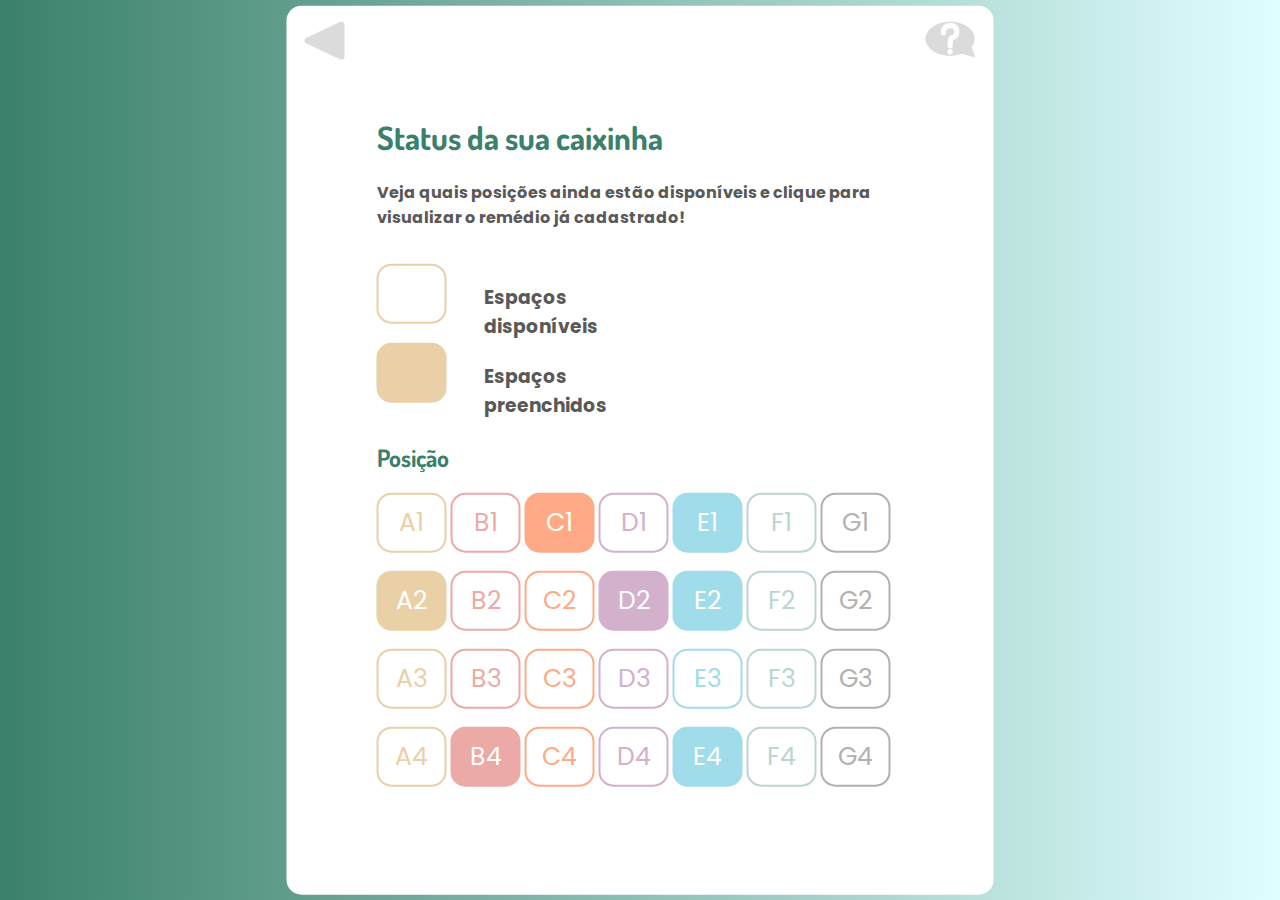
<file: Status.html>
﻿<!DOCTYPE html>

<html lang="en" xmlns="http://www.w3.org/1999/xhtml">
<head>
    <meta charset="utf-8" />
    <title>Status - EasyBox</title>
    <link rel="stylesheet" href="estilostatus.css" />
    <link rel="preconnect" href="https://fonts.googleapis.com">
    <link rel="preconnect" href="https://fonts.gstatic.com" crossorigin>
    <link href="https://fonts.googleapis.com/css2?family=Dosis:wght@700&display=swap" rel="stylesheet">
    <link href="https://fonts.googleapis.com/css2?family=Poppins:wght@100;300&display=swap" rel="stylesheet">
</head>
<body>

 
    <div id="corpo">
        <a href="ComoFunciona.html"><img id="ajuda" src="icones/AJUDA_CINZA.png" width="50px"/></a>

        <a href="home.html"><img id="voltar" src="icones/VOLTAR_CINZA_CHEIO.png" width="40px"></a>        
            
        <h1>Status da sua caixinha</h1>

        <p>Veja quais posições ainda estão disponíveis e clique para visualizar o remédio já cadastrado!</p>
        <br />

        <button id="A1" type="button" class="btn btn-primary" disabled></button>
        <h3>Espaços disponíveis</h3>

        <br /><br />

        <button id="A2" type="button" class="btn btn-primary" disabled></button>
        <h3>Espaços preenchidos</h3>

        <br /><br />

        <h2>Posição</h2>


        <div class="btn-group" role="group" aria-label="Button group with nested dropdown">
            <button id="A1" type="button" class="btn btn-primary">A1</button>
            <button id="B1" type="button" class="btn btn-primary">B1</button>
            <button id="C01" type="button" class="btn btn-primary" disabled>C1</button>
            <button id="D1" type="button" class="btn btn-primary">D1</button>
            <button id="E1" type="button" class="btn btn-primary" disabled>E1</button>
            <button id="F1" type="button" class="btn btn-primary">F1</button>
            <button id="G1" type="button" class="btn btn-primary">G1</button>
            <br><br />
            <button id="A2" type="button" class="btn btn-primary" disabled>A2</button>
            <button id="B1" type="button" class="btn btn-primary">B2</button>
            <button id="C1" type="button" class="btn btn-primary">C2</button>
            <button id="D02" type="button" class="btn btn-primary" disabled><a href="meuremedio.html" class="D2">D2</a></button>
            <button id="E1" type="button" class="btn btn-primary" disabled>E2</button>
            <button id="F1" type="button" class="btn btn-primary">F2</button>
            <button id="G1" type="button" class="btn btn-primary">G2</button>
            <br><br />
            <button id="A1" type="button" class="btn btn-primary">A3</button>
            <button id="B1" type="button" class="btn btn-primary">B3</button>
            <button id="C1" type="button" class="btn btn-primary">C3</button>
            <button id="D1" type="button" class="btn btn-primary">D3</button>
            <button id="E3" type="button" class="btn btn-primary">E3</button>
            <button id="F1" type="button" class="btn btn-primary">F3</button>
            <button id="G1" type="button" class="btn btn-primary">G3</button>
            <br><br />
            <button id="A1" type="button" class="btn btn-primary">A4</button>
            <button id="B4" type="button" class="btn btn-primary" disabled>B4</button>
            <button id="C1" type="button" class="btn btn-primary">C4</button>
            <button id="D1" type="button" class="btn btn-primary">D4</button>
            <button id="E1" type="button" class="btn btn-primary" disabled>E4</button>
            <button id="F1" type="button" class="btn btn-primary">F4</button>
            <button id="G1" type="button" class="btn btn-primary">G4</button>

        </div>
        <br />

    </div>
</body>
</html>
</file>
<file: estiloindex.css>
body {
  background-image: linear-gradient(45deg, #3B806B, lightcyan)
}

h1 {
  color: white;
  font-family: 'Dosis', sans-serif;
  font-size: 50px;
  line-height: 0px;
}

h3{
  color: white;
  font-family: 'Poppins', sans-serif;
  font-size: 19px;
  font-weight: regular;
}

h3:hover{
  cursor: pointer;
  text-decoration: underline;
}

div{
  background-color: #3B806B;
  position: absolute;
  top: 50%;
  left: 50%;
  transform: translate(-50%, -50%); /**centralizar**/
  padding: 70px; /**espaço entre as palavras e a borda**/
  border-radius: 15px; /**arredondar as bordas**/
  text-align: center;
}

input{
  padding: 15px;
  width: 200px;
  border: none;
  border-radius: 5px;
  outline: none;
  font-size: 15px;
  font-family: 'Poppins', sans-serif;
}

button{
  border: none;
  padding: 13px; /** dist entre os elementos e a borda**/
  width: 100%; /**largura**/
  border-radius: 10px; /**arredondar a borda**/
  font-family: 'Poppins', sans-serif;
  font-size: 15px;
  font-weight: bold;
}

button:hover{
  background-color:#DADADA;
  cursor: pointer;
}

a{
  color: black;
  text-decoration: none
}

.esquecisenha{
	color: white;
}
</file>
<file: estilocadastro.css>
body {
  background-image: linear-gradient(45deg, #3B806B, lightcyan)
}

div{
  background-color: #3B806B;
  position: absolute;
  top: 50%;
  left: 50%;
  transform: translate(-50%, -50%); /**centralizar**/
  padding: 65px; /**espaço entre as palavras e a borda**/
  border-radius: 15px; /**arredondar as bordas**/
}

h1 {
  color: white;
  font-family: 'Dosis', sans-serif;
  font-size: 40px;
  line-height: 0px;
}

h3{
  color: white;
  font-family: 'Poppins', sans-serif;
  font-size: 19px;
}

input{
  padding: 8px; /*grossura*/
  width: 250px;
  border: none;
  border-radius: 5px;
  outline: none;
  font-size: 15px;
  font-family: 'Poppins', sans-serif;
}

button{
  border: none;
  padding: 13px; /** dist entre os elementos e a borda**/
  width: 100%; /**largura**/
  border-radius: 10px; /**arredondar a borda**/
  font-family: 'Poppins', sans-serif;
  font-size: 15px;
  font-weight: bold;
}

button:hover{
  background-color:#DADADA;
  cursor: pointer;
}

a{
  color: black;
  text-decoration: none
}
</file>
<file: calendario.css>
body {
	margin: none;
	background-image: linear-gradient(45deg, #3B806B, lightcyan)
}

.prancheta {
	background-color: white;
	position: absolute;
	top: 50%;
	left: 50%;
	transform: translate(-50%, -50%); /**centralizar**/
	padding: 65px; /**espaço entre as palavras e a borda**/
	border-radius: 15px; /**arredondar as bordas**/
}

* {box-sizing: border-box;}
ul {list-style-type: none;}
body {font-family: 'Dosis', sans-serif;}

.calendario {
	border-radius: 50%;
}

.month {
	padding: 50px;
	width: 100%;
	background: #4C9379;
	text-align: center;
}

.month ul {
  margin: 0;
  padding: 0;
}

.month ul li {
  color: white;
  font-size: 20px;
  text-transform: uppercase;
  letter-spacing: 3px;
}

.month .prev {
  float: left;
  padding-top: 10px;
}

.month .next {
  float: right;
  padding-top: 10px;
}

.weekdays {
  margin: 0;
  padding: 10px 0;
  background-color: #ddd;
}

.weekdays li {
  display: inline-block;
  width: 13.6%;
  color: #666;
  text-align: center;
}

.days {
	padding: 10px;
	background: #eee;
	margin: 0;
}

.days li {
  list-style-type: none;
  display: inline-block;
  width: 13.7%;
  text-align: center;
  margin-bottom: 8px;
  font-size:15px;
  color: #777;
  border-radius: 4px;
}

.days li .active {
  padding: 5px;
  background: #4C9379;
  color: white !important
}

/* Add media queries for smaller screens */
@media screen and (max-width:720px) {
  .weekdays li, .days li {width: 13.1%;}
}

@media screen and (max-width: 420px) {
  .weekdays li, .days li {width: 12.5%;}
  .days li .active {padding: 2px;}
}

@media screen and (max-width: 290px) {
  .weekdays li, .days li {width: 12.2%;}
}

.rodape {
	text-align: center;
	transform: translate(0px, 20%);
}

.centro {
	background-color: white;
	border: 4px solid #A0DCEA;
	color: #666;
	padding: 20px;
	text-align: center;
	text-decoration: none;
	display: inline-block;
	font-size: 20px;
	font-family: 'Dosis', sans-serif;
	margin: 4px 2px;
	cursor: pointer;
	border-radius: 50%;
}

.esquerda {
	float: left;
	background-color: white;
	border: 2px solid #E9D0A7;
	color: #666;
	padding: 20px;
	text-align: center;
	text-decoration: none;
	display: inline-block;
	font-size: 16px;
	font-family: 'Dosis', sans-serif;
	margin: 4px 2px;
	cursor: pointer;
	border-radius: 50%;
	transform: translate(30px, -16%);
}

.direita {
	float: right;
	background-color: white;
	border: 2px solid #FEAA86;
	color: #666;
	padding: 20px;
	text-align: center;
	text-decoration: none;
	display: inline-block;
	font-size: 16px;
	font-family: 'Dosis', sans-serif;
	margin: 4px 2px;
	cursor: pointer;
	border-radius: 50%;
	transform: translate(-30px, -29%);
}

h1{
	color: #3B806B;
    font-family: 'Dosis', sans-serif;
    font-size: 40px;
    line-height: 0px;
}

#ajuda {
	position: absolute;
	right: 18px;
	top: 16px;
	cursor: pointer;
}

#voltar {
	position: absolute;
   	left: 18px;
    	top: 16px;
    	cursor: pointer;
}
</file>
<file: calendarioSemanal.css>
﻿body {
    background-image: linear-gradient(45deg, #3B806B, lightcyan)
}

#corpo {
    background-color: white;
    position: absolute;
    top: 50%;
    left: 50%;
    transform: translate(-50%, -50%); /**centralizar**/
    padding: 85px; /**espaço entre as palavras e a borda**/
    border-radius: 15px;
    text-align: center; /**arredondar as bordas**/
}

#ajuda {
    position: absolute;
    right: 18px;
    top: 16px;
    cursor: pointer;
}

#voltartudo{
	position: absolute;
   	left: 18px;
    	top: 16px;
    	cursor: pointer;
}

h1 {
    color: #3B806B;
    font-family: 'Dosis', sans-serif;
    font-size: 40px;
    text-align:center;
}

h3 {
    color: white;
    font-family: 'Dosis', sans-serif;
    font-size: 30px;
    text-align: center;
    text-align:right;
}

#voltar1 {
    position: absolute;
    top: 141px;
    left: 169px;
    text-align: center;
}

#voltar2 {
    position: absolute;
    top: 141px;
    right: 169px;
    transform: rotate(180deg);
    text-align: center;
}

#botao {
    height: 400px;
    text-align: center;
}

#D1 {
    color: white;
    background-color: #D3B0CC;
    border: 2px solid #D3B0CC;
    width: 473px;
    height: 60px;
    border-radius: 15px;
    margin:5px;
    
}

#D2 {
    color: white;
    background-color: #D3B0CC;
    font-family: 'Dosis', sans-serif;
    font-size: 30px;
    border: 2px solid #D3B0CC;
    width: 473px;
    height: 60px;
    border-radius: 15px;
    margin: 5px;
    text-align: left;
}

#D3 {
    color: white;
    background-color: #FEAA86;
    font-family: 'Dosis', sans-serif;
    font-size: 30px;
    border: 2px solid #FEAA86;
    width: 473px;
    height: 60px;
    border-radius: 15px;
    margin: 5px;
    text-align: left;
    margin-top: 25px;
}

#D4 {
    color: white;
    background-color: #BAD5D2;
    font-family: 'Dosis', sans-serif;
    font-size: 30px;
    border: 2px solid #BAD5D2;
    width: 473px;
    height: 60px;
    border-radius: 15px;
    margin: 5px;
    text-align: left;
    margin-top: 25px;
}

#calendario {
    text-align: center;
    margin:10px;
}

.D {
    font-family: 'Dosis', sans-serif;
    color: white;
    text-align: right;
    font-size: 30px;
    right:5px;
   
}

.D2 {
    font-family: 'Dosis', sans-serif;
    color: white;
    text-align: right;
    font-size: 30px;
    right: 5px;
}

.C3 {
    font-family: 'Dosis', sans-serif;
    color: white;
    text-align: right;
    font-size: 30px;
    right: 5px;
}

.textob {
    font-family: 'Dosis', sans-serif;
    color: white;
    text-align: left;
    position: absolute;
    font-size: 30px;
}

.textod2 {
    font-family: 'Dosis', sans-serif;
    color: white;
    text-align: left;
    position: absolute;
    font-size: 30px;
}

.textoc3 {
    font-family: 'Dosis', sans-serif;
    color: white;
    text-align: left;
    position: absolute;
    font-size: 30px;
}

.botaoclicavel {
    cursor: pointer;
}
</file>
<file: ComoFunciona_css.css>
﻿body {
    background-image: linear-gradient(45deg, #3B806B, lightcyan)
}

#corpo {
    background-color: white;
    position: absolute;
    top: 50%;
    left: 50%;
    transform: translate(-50%, -50%); /**centralizar**/
    padding: 90px; /**espaço entre as palavras e a borda**/
    border-radius: 15px; /**arredondar as bordas**/
}

div {
    width: 527px;
}

h1 {
    font-family: 'Dosis', sans-serif;
    color: #3B806B;
}

h2 {
    font-family: 'Dosis', sans-serif;
    color: #3B806B;
}

h3 {
    position: absolute;
    color: #595959;
    font-family: 'Poppins', sans-serif;
    width: 200px;
    display: inline-block;
    right: 310px;
}

p {
    color: #595959;
    font-family: 'Poppins', sans-serif;
    right: 310px;
    font-weight: bold;
}

#A1 {
    color: #E9D0A7;
    background-color: white;
    border: 2px solid #E9D0A7;
    width: 70px;
    height: 60px;
    font-family: 'Poppins', sans-serif;
    font-size: 25px;
    border-radius: 15px;
}

    #A1:focus {
        color: white;
        background-color: #E9D0A7;
        border-color: #E9D0A7;
    }

#A2 {
    color: white;
    background-color: #E9D0A7;
    border: 2px solid #E9D0A7;
    width: 70px;
    height: 60px;
    font-family: 'Poppins', sans-serif;
    font-size: 25px;
    border-radius: 15px;
}

    #A2:focus {
        color: #E9D0A7;
        background-color: white;
        border-color: #E9D0A7;
    }



#B1 {
    color: #ECAAA6;
    background-color: white;
    border: 2px solid #ECAAA6;
    width: 70px;
    height: 60px;
    font-family: 'Poppins', sans-serif;
    font-size: 25px;
    border-radius: 15px;
}

    #B1:focus {
        color: white;
        background-color: #ECAAA6;
        border-color: #ECAAA6;
    }

#B4 {
    color: white;
    background-color: #ECAAA6;
    border: 2px solid #ECAAA6;
    width: 70px;
    height: 60px;
    font-family: 'Poppins', sans-serif;
    font-size: 25px;
    border-radius: 15px;
}

    #B4:focus {
        color: #ECAAA6;
        background-color: white;
        border-color: #ECAAA6;
    }

#C1 {
    color: #FEAA86;
    background-color: white;
    border: 2px solid #FEAA86;
    width: 70px;
    height: 60px;
    font-family: 'Poppins', sans-serif;
    font-size: 25px;
    border-radius: 15px;
}

    #C1:focus {
        color: white;
        background-color: #FEAA86;
        border-color: #FEAA86;
    }


#C01 {
    color: white;
    background-color: #FEAA86;
    border: 2px solid #FEAA86;
    width: 70px;
    height: 60px;
    font-family: 'Poppins', sans-serif;
    font-size: 25px;
    border-radius: 15px;
}

    #C01:focus {
        color: #FEAA86;
        background-color: white;
        border-color: #FEAA86;
    }


#D1 {
    color: #D3B0CC;
    background-color: white;
    border: 2px solid #D3B0CC;
    width: 70px;
    height: 60px;
    font-family: 'Poppins', sans-serif;
    font-size: 25px;
    border-radius: 15px;
}

    #D1:focus {
        color: white;
        background-color: #D3B0CC;
        border-color: #D3B0CC;
    }

#E1 {
    color: white;
    background-color: #A0DCEA;
    border: 2px solid #A0DCEA;
    width: 70px;
    height: 60px;
    font-family: 'Poppins', sans-serif;
    font-size: 25px;
    border-radius: 15px;
}

    #E1:focus {
        color: #A0DCEA;
        background-color: white;
        border-color: #A0DCEA;
    }

#E3 {
    color: #A0DCEA;
    background-color: white;
    border: 2px solid #A0DCEA;
    width: 70px;
    height: 60px;
    font-family: 'Poppins', sans-serif;
    font-size: 25px;
    border-radius: 15px;
}

    #E3:focus {
        color: white;
        background-color: #A0DCEA;
        border-color: #A0DCEA;
    }



#F1 {
    color: #BAD5D2;
    background-color: white;
    border: 2px solid #BAD5D2;
    width: 70px;
    height: 60px;
    font-family: 'Poppins', sans-serif;
    font-size: 25px;
    border-radius: 15px;
}

    #F1:focus {
        color: white;
        background-color: #BAD5D2;
        border-color: #BAD5D2;
    }

#G1 {
    color: #B3B1AE;
    background-color: white;
    border: 2px solid #B3B1AE;
    width: 70px;
    height: 60px;
    font-family: 'Poppins', sans-serif;
    font-size: 25px;
    border-radius: 15px;
}

    #G1:focus {
        color: white;
        background-color: #B3B1AE;
        border-color: #B3B1AE;
    }

#ajuda {
    position: absolute;
    right: 18px;
    top: 16px;
    cursor: pointer;
}

#voltar {
	position: absolute;
	left: 18px;
	top: 16px;
	cursor: pointer;
}
</file>
<file: Editar_remedio_css.css>
﻿body {
    background-image: linear-gradient(45deg, #3B806B, lightcyan)
}

#corpo {
    background-color: white;
    position: absolute;
    top: 60%;
    left: 50%;
    transform: translate(-50%, -50%); /**centralizar**/
    padding: 90px; /**espaço entre as palavras e a borda**/
    border-radius: 15px; /**arredondar as bordas**/
}

div {
    width: 527px;
}

h1 {
    color: #3B806B;
    font-family: 'Dosis', sans-serif;
    font-size: 40px;
    line-height: 0px;
}

h2 {
    font-family: 'Dosis', sans-serif;
    color: #3B806B;
    margin: 11px;
}

input {
    padding: 8px; /*grossura*/
    width: 250px;
    border: none;
    border-radius: 5px;
    outline: none;
    font-size: 15px;
    font-family: 'Poppins', sans-serif;
    background-color: #EFEFEF; 
}

#A1 {
    color: #E9D0A7;
    background-color: white;
    border: 2px solid #E9D0A7;
    width: 70px;
    height: 60px;
    font-family: 'Poppins', sans-serif;
    font-size: 25px;
    border-radius: 15px;
}

    #A1:focus {
        color: white;
        background-color: #E9D0A7;
        border-color: #E9D0A7;
    }

#B1 {
    color: #ECAAA6;
    background-color: white;
    border: 2px solid #ECAAA6;
    width: 70px;
    height: 60px;
    font-family: 'Poppins', sans-serif;
    font-size: 25px;
    border-radius: 15px;
}

    #B1:focus {
        color: white;
        background-color: #ECAAA6;
        border-color: #ECAAA6;
    }

#C1 {
    color: #FEAA86;
    background-color: white;
    border: 2px solid #FEAA86;
    width: 70px;
    height: 60px;
    font-family: 'Poppins', sans-serif;
    font-size: 25px;
    border-radius: 15px;
}

    #C1:focus {
        color: white;
        background-color: #FEAA86;
        border-color: #FEAA86;
    }

#D1 {
    color: #D3B0CC;
    background-color: white;
    border: 2px solid #D3B0CC;
    width: 70px;
    height: 60px;
    font-family: 'Poppins', sans-serif;
    font-size: 25px;
    border-radius: 15px;
}

    #D1:focus {
        color: white;
        background-color: #D3B0CC;
        border-color: #D3B0CC;
    }


#D2 {
    color: white;
    background-color: #D3B0CC;
    border: 2px solid #D3B0CC;
    width: 70px;
    height: 60px;
    font-family: 'Poppins', sans-serif;
    font-size: 25px;
    border-radius: 15px;
}

    #D2:focus {
        color: #D3B0CC;
        background-color: white;
        border-color: #D3B0CC;
    }



#E1 {
    color: #A0DCEA;
    background-color: white;
    border: 2px solid #A0DCEA;
    width: 70px;
    height: 60px;
    font-family: 'Poppins', sans-serif;
    font-size: 25px;
    border-radius: 15px;
}

    #E1:focus {
        color: white;
        background-color: #A0DCEA;
        border-color: #A0DCEA;
    }

#F1 {
    color: #BAD5D2;
    background-color: white;
    border: 2px solid #BAD5D2;
    width: 70px;
    height: 60px;
    font-family: 'Poppins', sans-serif;
    font-size: 25px;
    border-radius: 15px;
}

    #F1:focus {
        color: white;
        background-color: #BAD5D2;
        border-color: #BAD5D2;
    }

#G1 {
    color: #B3B1AE;
    background-color: white;
    border: 2px solid #B3B1AE;
    width: 70px;
    height: 60px;
    font-family: 'Poppins', sans-serif;
    font-size: 25px;
    border-radius: 15px;
}

    #G1:focus {
        color: white;
        background-color: #B3B1AE;
        border-color: #B3B1AE;
    }

#privacidade {
    position: absolute;
    margin: 8px;
}

#ajuda {
    position: absolute;
    right: 18px;
    top: 16px;
}

#voltar {
	position: absolute;
   	left: 18px;
    top: 16px;
    cursor: pointer;
}

button {
    border: none;
    width: 100%; /**largura**/
    border-radius: 10px; /**arredondar a borda**/
    font-family: 'Dosis', sans-serif;
    font-size: 15px;
    font-weight: bold;
    background-color: #3B806B;
    color: white;
}

    button:hover {
        background-color: #7C9F8E;
        cursor: pointer;
    }

#Editar {
    margin-left: 40px;
    position:absolute;
   
}

a.salvar {
    color: white;
    font-weight: bold;
    font-family: 'Dosis', sans-serif;
    font-size: 20px;
    text-decoration: none;
}

.salvar {
    border: none;
   padding: 13px; /** dist entre os elementos e a borda**/
    width: 100%; /**largura**/
    border-radius: 10px; /**arredondar a borda**/
    font-family: 'Poppins', sans-serif;
    font-size: 15px;
    font-weight: bold;
    background-color: #3B806B;
    color: white;
}

    button:hover {
        background-color: #7C9F8E;
        cursor: pointer;
    }

a.botao{
  color: white;
  text-decoration: none;
}

a.titulo {
    font-family: 'Dosis', sans-serif;
    color: #3B806B;
    text-decoration: none;
}

div.bloco {
   heigh
}

    /* espaçamento para img dentro do div bloco */
    div.bloco img {
        padding: 16px 5px;
        cursor: pointer;
        width: 25px;
        display: block;
        transform: translate(692%, -108%);
    }


.digitalizar {
    font-family: 'Poppins', sans-serif;
    background-color: #DDD; /*grossura*/
    width: 250px;
    border-radius: 5px;
    outline: none;
    font-size: 15px;
    border: none;
    border-radius: 10px;
}
</file>
<file: editarperfilestilos.css>
﻿body {
    background-image: linear-gradient(45deg, #3B806B, lightcyan)
}

div#conteiner {
    background-color: #ffffff;
    position: absolute;
    top: 50%;
    left: 50%;
    transform: translate(-50%, -50%); /**centralizar**/
    padding: 65px; /**espaço entre as palavras e a borda**/
    border-radius: 15px; /**arredondar as bordas**/
}

h1 {
    color: #3B806B;
    font-family: 'Dosis', sans-serif;
    font-size: 40px;
    line-height: 0px;
}

h3 {
    color: #3B806B;
    font-family: 'Poppins', sans-serif;
    font-size: 19px;
}

input {
    padding: 8px; /*grossura*/
    width: 250px;
    border: none;
    border-radius: 5px;
    outline: none;
    font-size: 15px;
    font-family: 'Poppins', sans-serif;
    background-color: #EFEFEF;
}

button {
    border: none;
    padding: 13px; /** dist entre os elementos e a borda**/
    width: 100%; /**largura**/
    border-radius: 10px; /**arredondar a borda**/
    font-family: 'Poppins', sans-serif;
    font-size: 15px;
    font-weight: bold;
    color: white;
    margin-top: 20px; /* margem superior para espaçar */
    background-color: #3B806B;
}

    button:hover {
        background-color: #7C9F8E;
        cursor: pointer;
    }

/* div para divisão de 2 colunas */
div.bloco {
    display: grid;
    grid-template-columns: auto auto;
    grid-row-gap: 16px;
}

    /* espaçamento para img dentro do div bloco */
    div.bloco img {
        padding: 16px 5px;
        cursor: pointer;
        width: 25px;
        display: block;
    }

div.titulo {
    display: grid;
    grid-template-columns: auto 94px;
    margin-bottom: 20px;
}

a {
    color: white;
    text-decoration: none;
}

#voltar {
	position: absolute;
	left: 18px;
	top: 16px;
	cursor: pointer;
}
</file>
<file: estilohome.css>
body {
	margin: none;
	background-image: linear-gradient(45deg, #3B806B, lightcyan)
}

.prancheta {
	background-color: white;
	position: absolute;
	top: 50%;
	left: 50%;
	transform: translate(-50%, -50%); /**centralizar**/
	padding: 65px; /**espaço entre as palavras e a borda**/
	border-radius: 15px; /**arredondar as bordas**/
}

.iconeajuda {
	margin:0px,-50px,0,0;
	float:right;
	transform: translate(40px, -100%);
	cursor: pointer;
}

.relogio {
	text-align: center;
	margin: 50px;
	transform: translate(0px, -10%);
}

.textoBotao{
	float:left;
	text-align:left;
	width:300px;
	font-family: 'Dosis', sans-serif;
	font-size: 29px;
	font-weight: bold;
	color: white;
}

button {
	width: 100%;
	border: none;
	vertical-align: top;
	border-radius: 10px;
	text-align: left;
	background-color: #4C9379;

}

.botao {
	transform: translate(0%, -10%);
	background-color: #4C9379;
	vertical-align: top;
	border-radius: 10px;
	text-align: left;
	border: none;
	font-family: 'Dosis', sans-serif;
	font-size: 32px;
	font-weight: bold;
	margin: 15px;
}

.icones {
	float: right;
	vertical-align:top;
}

button:hover {
	background-color: #7C9F8E;
	cursor: pointer;
}
</file>
<file: estilos.css>
body {
  background-image: linear-gradient(45deg, #3B806B, lightcyan)
}

h1 {
  color: white;
  font-family: 'Dosis', sans-serif;
  font-size: 50px;
  line-height: 0px;
}

h3{
  color: white;
  font-family: 'Poppins', sans-serif;
  font-size: 19px;
  font-weight: regular;
}

h3:hover{
  cursor: pointer;
  text-decoration: underline;
}

div{
  background-color: #3B806B;
  position: absolute;
  top: 50%;
  left: 50%;
  transform: translate(-50%, -50%); /**centralizar**/
  padding: 70px; /**espaço entre as palavras e a borda**/
  border-radius: 15px; /**arredondar as bordas**/
  text-align: center;
}

input{
  padding: 15px;
  width: 200px;
  border: none;
  border-radius: 5px;
  outline: none;
  font-size: 15px;
  font-family: 'Poppins', sans-serif;
}

button{
  border: none;
  padding: 13px; /** dist entre os elementos e a borda**/
  width: 100%; /**largura**/
  border-radius: 10px; /**arredondar a borda**/
  font-family: 'Poppins', sans-serif;
  font-size: 15px;
  font-weight: bold;
}

button:hover{
  background-color:#DADADA;
  cursor: pointer;
}

a{
  color: black;
  text-decoration: none
}

.esquecisenha{
	color: white;
}
</file>
<file: estilomeuremedio.css>
﻿body {
    background-image: linear-gradient(45deg, #3B806B, lightcyan);
}

#corpo {
    background-color: white;
    position: absolute;
    top: 60%;
    left: 50%;
    transform: translate(-50%, -50%); /**centralizar**/
    padding: 90px; /**espaço entre as palavras e a borda**/
    border-radius: 15px; /**arredondar as bordas**/
}

div {
    width: 527px;
}

h1 {
    color: #3B806B;
    font-family: 'Dosis', sans-serif;
    font-size: 40px;
    line-height: 0px;
}

h2 {
    font-family: 'Dosis', sans-serif;
    color: #3B806B;
    margin: 11px;
}

input {
    padding: 8px; /*grossura*/
    width: 250px;
    border: none;
    border-radius: 5px;
    outline: none;
    font-size: 15px;
    font-family: 'Poppins', sans-serif;
    background-color: #EFEFEF;
}

#A1 {
    color: #E9D0A7;
    background-color: white;
    border: 2px solid #E9D0A7;
    width: 70px;
    height: 60px;
    font-family: 'Poppins', sans-serif;
    font-size: 25px;
    border-radius: 15px;
}

    #A1:focus {
        color: white;
        background-color: #E9D0A7;
        border-color: #E9D0A7;
    }

#B1 {
    color: #ECAAA6;
    background-color: white;
    border: 2px solid #ECAAA6;
    width: 70px;
    height: 60px;
    font-family: 'Poppins', sans-serif;
    font-size: 25px;
    border-radius: 15px;
}

    #B1:focus {
        color: white;
        background-color: #ECAAA6;
        border-color: #ECAAA6;
    }

#C1 {
    color: #FEAA86;
    background-color: white;
    border: 2px solid #FEAA86;
    width: 70px;
    height: 60px;
    font-family: 'Poppins', sans-serif;
    font-size: 25px;
    border-radius: 15px;
}

    #C1:focus {
        color: white;
        background-color: #FEAA86;
        border-color: #FEAA86;
    }

#D1 {
    color: #D3B0CC;
    background-color: white;
    border: 2px solid #D3B0CC;
    width: 70px;
    height: 60px;
    font-family: 'Poppins', sans-serif;
    font-size: 25px;
    border-radius: 15px;
}

    #D1:focus {
        color: white;
        background-color: #D3B0CC;
        border-color: #D3B0CC;
    }


#D2 {
    color: white;
    background-color: #D3B0CC;
    border: 2px solid #D3B0CC;
    width: 70px;
    height: 60px;
    font-family: 'Poppins', sans-serif;
    font-size: 25px;
    border-radius: 15px;
}

    #D2:focus {
        color: #D3B0CC;
        background-color: white;
        border-color: #D3B0CC;
    }



#E1 {
    color: #A0DCEA;
    background-color: white;
    border: 2px solid #A0DCEA;
    width: 70px;
    height: 60px;
    font-family: 'Poppins', sans-serif;
    font-size: 25px;
    border-radius: 15px;
}

    #E1:focus {
        color: white;
        background-color: #A0DCEA;
        border-color: #A0DCEA;
    }

#F1 {
    color: #BAD5D2;
    background-color: white;
    border: 2px solid #BAD5D2;
    width: 70px;
    height: 60px;
    font-family: 'Poppins', sans-serif;
    font-size: 25px;
    border-radius: 15px;
}

    #F1:focus {
        color: white;
        background-color: #BAD5D2;
        border-color: #BAD5D2;
    }

#G1 {
    color: #B3B1AE;
    background-color: white;
    border: 2px solid #B3B1AE;
    width: 70px;
    height: 60px;
    font-family: 'Poppins', sans-serif;
    font-size: 25px;
    border-radius: 15px;
}

    #G1:focus {
        color: white;
        background-color: #B3B1AE;
        border-color: #B3B1AE;
    }

#privacidade {
    position: absolute;
    margin: 8px;
}

#ajuda {
    position: absolute;
    right: 18px;
    top: 16px;
    cursor: pointer;
}

#voltar {
	position: absolute;
   	left: 18px;
    top: 16px;
    cursor: pointer;
}

button {
    border: none;
    width: 100%; /**largura**/
    border-radius: 10px; /**arredondar a borda**/
    font-family: 'Poppins', sans-serif;
    font-size: 15px;
    font-weight: bold;
    background-color: #3B806B;
    color: white;
}

    button:hover {
        background-color: #7C9F8E;
    }

#Editar {
    margin-left: 40px;
    position: absolute;
}

a.botao{
  color: white;
  text-decoration: none;
}

a.titulo {
    font-family: 'Dosis', sans-serif;
    color: #3B806B;
    text-decoration: none;
}

a.D2{
    font-family: 'Dosis', sans-serif;
    color: white;
    text-decoration: none;
}

div.bloco {
   heigh
}

    /* espaçamento para img dentro do div bloco */
    div.bloco img {
        padding: 16px 5px;
        cursor: pointer;
        width: 25px;
        display: block;
        transform: translate(692%, -108%);
    }

.cadastrar {
    border: none;
    padding: 13px; /** dist entre os elementos e a borda**/
    width: 100%; /**largura**/
    border-radius: 10px; /**arredondar a borda**/
    font-family: 'Poppins', sans-serif;
    font-size: 15px;
    font-weight: bold;
    background-color: #3B806B;
    color: white;
}

.digitalizar {
    font-family: 'Poppins', sans-serif;
    background-color: #DDD; /*grossura*/
    width: 250px;
    border-radius: 5px;
    outline: none;
    font-size: 15px;
    border: none;
    border-radius: 10px;
}
</file>
<file: Novoremediocss.css>
﻿body {
    background-image: linear-gradient(45deg, #3B806B, lightcyan)
}

#corpo {
    background-color: white;
    position: absolute;
    top: 60%;
    left: 50%;
    transform: translate(-50%, -50%); /**centralizar**/
    padding: 90px; /**espaço entre as palavras e a borda**/
    border-radius: 15px; /**arredondar as bordas**/
    
}

div{
    width:527px;
}

h1 {
    color: #3B806B;
    font-family: 'Dosis', sans-serif;
    font-size: 40px;
    line-height: 0px;
}

h2 {
    font-family: 'Dosis', sans-serif;
    color: #3B806B;
    margin: 11px;
}

input {
    padding: 8px; /*grossura*/
    width: 250px;
    border: none;
    border-radius: 5px;
    outline: none;
    font-size: 15px;
    font-family: 'Poppins', sans-serif;
    background-color: #EFEFEF;
}

#A1 {
    color: #E9D0A7;
    background-color: white;
    border: 2px solid #E9D0A7;
    width: 70px;
    height: 60px;
    font-family: 'Poppins', sans-serif;
    font-size: 25px;
    border-radius: 15px;
}

    #A1:focus {
        color: white;
        background-color: #E9D0A7;
        border-color: #E9D0A7;
    }

#A2 {
    color: white;
    background-color: #E9D0A7;
    border: 2px solid #E9D0A7;
    width: 70px;
    height: 60px;
    font-family: 'Poppins', sans-serif;
    font-size: 25px;
    border-radius: 15px;
}
#A2:focus {
        color: #E9D0A7;
        background-color: white;
        border-color: #E9D0A7;
}



#B1 {
    color: #ECAAA6;
    background-color: white;
    border: 2px solid #ECAAA6;
    width: 70px;
    height: 60px;
    font-family: 'Poppins', sans-serif;
    font-size: 25px;
    border-radius: 15px;
}

    #B1:focus {
        color: white;
        background-color: #ECAAA6;
        border-color: #ECAAA6;
    }

#B4 {
    color: white;
    background-color: #ECAAA6;
    border: 2px solid #ECAAA6;
    width: 70px;
    height: 60px;
    font-family: 'Poppins', sans-serif;
    font-size: 25px;
    border-radius: 15px;
}

    #B4:focus {
        color: #ECAAA6;
        background-color: white;
        border-color: #ECAAA6;
    }

#C1 {
    color: #FEAA86;
    background-color: white;
    border: 2px solid #FEAA86;
    width: 70px;
    height: 60px;
    font-family: 'Poppins', sans-serif;
    font-size: 25px;
    border-radius: 15px;
}

    #C1:focus {
        color: white;
        background-color: #FEAA86;
        border-color: #FEAA86;
    }


#C01 {
    color: white;
    background-color: #FEAA86;
    border: 2px solid #FEAA86;
    width: 70px;
    height: 60px;
    font-family: 'Poppins', sans-serif;
    font-size: 25px;
    border-radius: 15px;
}

    #C01:focus {
        color: #FEAA86;
        background-color: white;
        border-color: #FEAA86;
    }


#D1 {
    color: #D3B0CC;
    background-color: white;
    border: 2px solid #D3B0CC;
    width: 70px;
    height: 60px;
    font-family: 'Poppins', sans-serif;
    font-size: 25px;
    border-radius: 15px;
}

    #D1:focus {
        color: white;
        background-color: #D3B0CC;
        border-color: #D3B0CC;
    }

#E1 {
    color: white;
    background-color: #A0DCEA;
    border: 2px solid #A0DCEA;
    width: 70px;
    height: 60px;
    font-family: 'Poppins', sans-serif;
    font-size: 25px;
    border-radius: 15px;
}

    #E1:focus {
        color: #A0DCEA;
        background-color: white;
        border-color: #A0DCEA;
    }

#E3 {
    color: #A0DCEA;
    background-color: white;
    border: 2px solid #A0DCEA;
    width: 70px;
    height: 60px;
    font-family: 'Poppins', sans-serif;
    font-size: 25px;
    border-radius: 15px;
}

    #E3:focus {
        color: white;
        background-color: #A0DCEA;
        border-color: #A0DCEA;
    }



#F1 {
    color: #BAD5D2;
    background-color: white;
    border: 2px solid #BAD5D2;
    width: 70px;
    height: 60px;
    font-family: 'Poppins', sans-serif;
    font-size: 25px;
    border-radius: 15px;
}

    #F1:focus {
        color: white;
        background-color: #BAD5D2;
        border-color: #BAD5D2;
    }

#G1 {
    color: #B3B1AE;
    background-color: white;
    border: 2px solid #B3B1AE;
    width: 70px;
    height: 60px;
    font-family: 'Poppins', sans-serif;
    font-size: 25px;
    border-radius: 15px;
}

    #G1:focus {
        color: white;
        background-color: #B3B1AE;
        border-color: #B3B1AE;
    }

 #privacidade{
    position:absolute;
    margin:8px;

  }

#ajuda {
    position: absolute;
    right: 18px;
    top: 16px;
}

#voltar {
	position: absolute;
	left: 18px;
	top: 16px;
	cursor: pointer;
}

.cadastrar {
    border: none;
   padding: 13px; /** dist entre os elementos e a borda**/
    width: 100%; /**largura**/
    border-radius: 10px; /**arredondar a borda**/
    font-family: 'Poppins', sans-serif;
    font-size: 15px;
    font-weight: bold;
    background-color: #3B806B;
    color: white;
}

    button:hover {
        background-color: #7C9F8E;
        cursor: pointer;
    }

a.botao{
  color: white;
  text-decoration: none;
}

a.titulo {
    font-family: 'Dosis', sans-serif;
    color: #3B806B;
    text-decoration: none;
}

div.bloco {
   heigh
}

    /* espaçamento para img dentro do div bloco */
    div.bloco img {
        padding: 16px 5px;
        cursor: pointer;
        width: 25px;
        display: block;
        transform: translate(692%, -108%);
    }


.digitalizar {
    font-family: 'Poppins', sans-serif;
    background-color: #DDD; /*grossura*/
    width: 250px;
    border-radius: 5px;
    outline: none;
    font-size: 15px;
    border: none;
    border-radius: 10px;
}
</file>
<file: Perfil.css>
﻿body {
    background-image: linear-gradient(45deg, #3B806B, lightcyan)
}

div#conteiner {
    background-color: #ffffff;
    position: absolute;
    top: 50%;
    left: 50%;
    transform: translate(-50%, -50%); /**centralizar**/
    padding: 65px; /**espaço entre as palavras e a borda**/
    border-radius: 15px; /**arredondar as bordas**/
}

h1 {
    color: #3B806B;
    font-family: 'Dosis', sans-serif;
    font-size: 40px;
    line-height: 0px;
}

h3 {
    color: #3B806B;
    font-family: 'Poppins', sans-serif;
    font-size: 19px;
}

input {
    padding: 8px; /*grossura*/
    width: 225px;
    border: none;
    border-radius: 5px;
    outline: none;
    font-size: 15px;
    font-family: 'Poppins', sans-serif;
    background-color: #EFEFEF;
}

button {
    border: none;
    padding: 13px; /** dist entre os elementos e a borda**/
    width: 100%; /**largura**/
    border-radius: 10px; /**arredondar a borda**/
    font-family: 'Poppins', sans-serif;
    font-size: 15px;
    font-weight: bold;
    color: white;
    margin-top: 20px; /* margem superior para espaçar */
    background-color: #3B806B;
}

    button:hover {
        background-color: #7C9F8E;
        cursor: pointer;
    }

/* div para divisão de 2 colunas */
div.bloco {
    display: grid;
    grid-template-columns: auto auto;
    grid-row-gap: 16px;
}

    /* espaçamento para img dentro do div bloco */
    div.bloco img {
        padding: 16px 5px;
        cursor: pointer;
        width: 25px;
        display: block;
    }

div.titulo {
    display: grid;
    grid-template-columns: auto 94px;
    margin-bottom: 20px;
}

a {
    color: white;
    text-decoration: none;
}

#voltar {
	position: absolute;
   	left: 18px;
    	top: 16px;
    	cursor: pointer;
}
</file>
<file: estilostatus.css>
﻿body {
    background-image: linear-gradient(45deg, #3B806B, lightcyan);
}

#corpo {
    background-color: white;
    position: absolute;
    top: 50%;
    left: 50%;
    transform: translate(-50%, -50%); /**centralizar**/
    padding: 90px; /**espaço entre as palavras e a borda**/
    border-radius: 15px; /**arredondar as bordas**/
}

div {
    width: 527px;
}

h1 {
    font-family: 'Dosis', sans-serif;
    color: #3B806B;
}

h2 {
    font-family: 'Dosis', sans-serif;
    color: #3B806B;
}

h3 {
    position: absolute;
    color: #595959;
    font-family: 'Poppins', sans-serif;
    width: 200px;
    display: inline-block;
    right: 310px;
}

p {
    color: #595959;
    font-family: 'Poppins', sans-serif;
    right: 310px;
    font-weight: bold;
}

#A1 {
    color: #E9D0A7;
    background-color: white;
    border: 2px solid #E9D0A7;
    width: 70px;
    height: 60px;
    font-family: 'Poppins', sans-serif;
    font-size: 25px;
    border-radius: 15px;
}

    #A1:focus {
        color: white;
        background-color: #E9D0A7;
        border-color: #E9D0A7;
    }

#A2 {
    color: white;
    background-color: #E9D0A7;
    border: 2px solid #E9D0A7;
    width: 70px;
    height: 60px;
    font-family: 'Poppins', sans-serif;
    font-size: 25px;
    border-radius: 15px;
}

    #A2:focus {
        color: #E9D0A7;
        background-color: white;
        border-color: #E9D0A7;
    }



#B1 {
    color: #ECAAA6;
    background-color: white;
    border: 2px solid #ECAAA6;
    width: 70px;
    height: 60px;
    font-family: 'Poppins', sans-serif;
    font-size: 25px;
    border-radius: 15px;
}

    #B1:focus {
        color: white;
        background-color: #ECAAA6;
        border-color: #ECAAA6;
    }

#B4 {
    color: white;
    background-color: #ECAAA6;
    border: 2px solid #ECAAA6;
    width: 70px;
    height: 60px;
    font-family: 'Poppins', sans-serif;
    font-size: 25px;
    border-radius: 15px;
}

    #B4:focus {
        color: #ECAAA6;
        background-color: white;
        border-color: #ECAAA6;
    }

#C1 {
    color: #FEAA86;
    background-color: white;
    border: 2px solid #FEAA86;
    width: 70px;
    height: 60px;
    font-family: 'Poppins', sans-serif;
    font-size: 25px;
    border-radius: 15px;
}

    #C1:focus {
        color: white;
        background-color: #FEAA86;
        border-color: #FEAA86;
    }


#C01 {
    color: white;
    background-color: #FEAA86;
    border: 2px solid #FEAA86;
    width: 70px;
    height: 60px;
    font-family: 'Poppins', sans-serif;
    font-size: 25px;
    border-radius: 15px;
}

    #C01:focus {
        color: #FEAA86;
        background-color: white;
        border-color: #FEAA86;
    }


#D1 {
    color: #D3B0CC;
    background-color: white;
    border: 2px solid #D3B0CC;
    width: 70px;
    height: 60px;
    font-family: 'Poppins', sans-serif;
    font-size: 25px;
    border-radius: 15px;
}

    #D1:focus {
        color: white;
        background-color: #D3B0CC;
        border-color: #D3B0CC;
    }

#D02 {
    color: white;
    background-color: #D3B0CC;
    border: 2px solid #D3B0CC;
    width: 70px;
    height: 60px;
    font-family: 'Poppins', sans-serif;
    font-size: 25px;
    border-radius: 15px;
}

    #D02:focus {
        color: #D3B0CC;
        background-color: white;
        border-color: #D3B0CC;
    }

#E1 {
    color: white;
    background-color: #A0DCEA;
    border: 2px solid #A0DCEA;
    width: 70px;
    height: 60px;
    font-family: 'Poppins', sans-serif;
    font-size: 25px;
    border-radius: 15px;
}

    #E1:focus {
        color: #A0DCEA;
        background-color: white;
        border-color: #A0DCEA;
    }

#E3 {
    color: #A0DCEA;
    background-color: white;
    border: 2px solid #A0DCEA;
    width: 70px;
    height: 60px;
    font-family: 'Poppins', sans-serif;
    font-size: 25px;
    border-radius: 15px;
}

    #E3:focus {
        color: white;
        background-color: #A0DCEA;
        border-color: #A0DCEA;
    }



#F1 {
    color: #BAD5D2;
    background-color: white;
    border: 2px solid #BAD5D2;
    width: 70px;
    height: 60px;
    font-family: 'Poppins', sans-serif;
    font-size: 25px;
    border-radius: 15px;
}

    #F1:focus {
        color: white;
        background-color: #BAD5D2;
        border-color: #BAD5D2;
    }

#G1 {
    color: #B3B1AE;
    background-color: white;
    border: 2px solid #B3B1AE;
    width: 70px;
    height: 60px;
    font-family: 'Poppins', sans-serif;
    font-size: 25px;
    border-radius: 15px;
}

    #G1:focus {
        color: white;
        background-color: #B3B1AE;
        border-color: #B3B1AE;
    }

#ajuda {
    position: absolute;
    right: 18px;
    top: 16px;
    cursor: pointer;
}

#voltar {
	position: absolute;
   	left: 18px;
    	top: 16px;
    	cursor: pointer;
}

button{
    cursor: pointer;
}

a.D2{
    font-family: 'Poppins', sans-serif;
    color: white;
    text-decoration: none;
}
</file>
